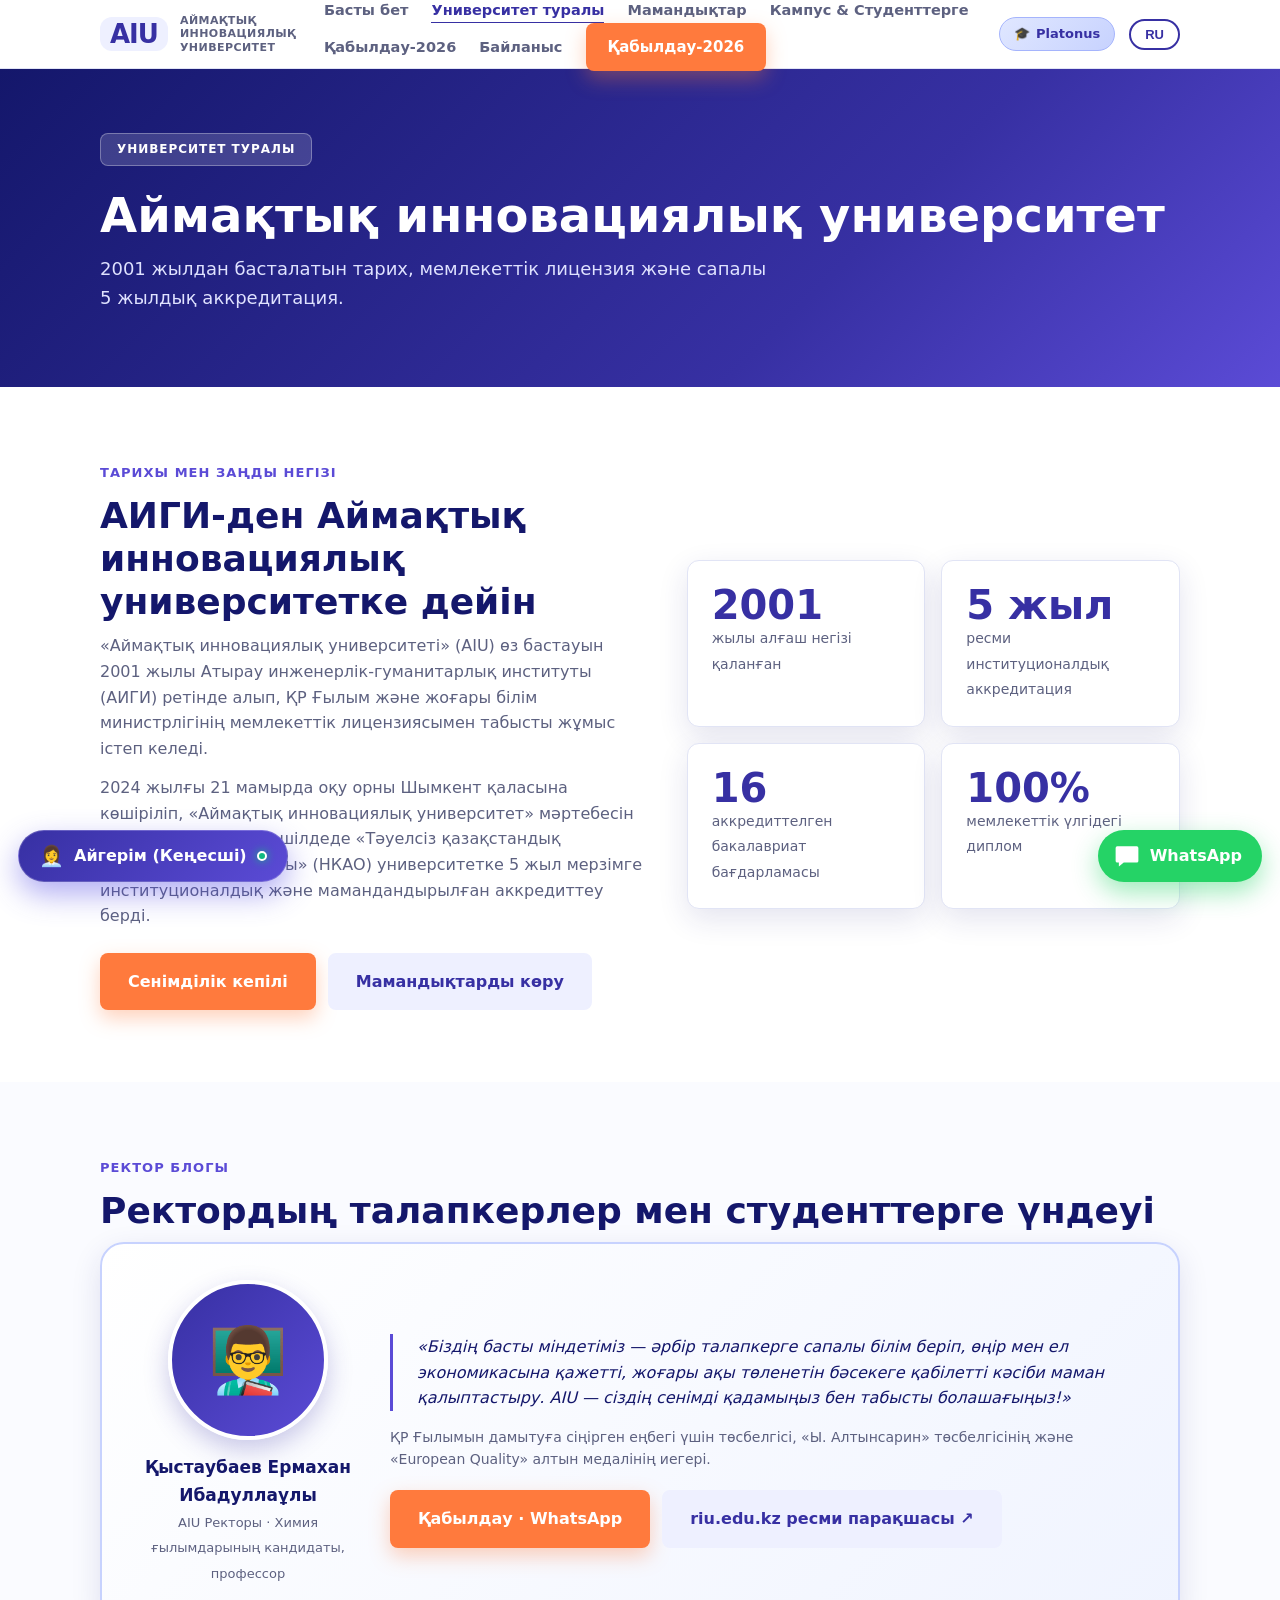
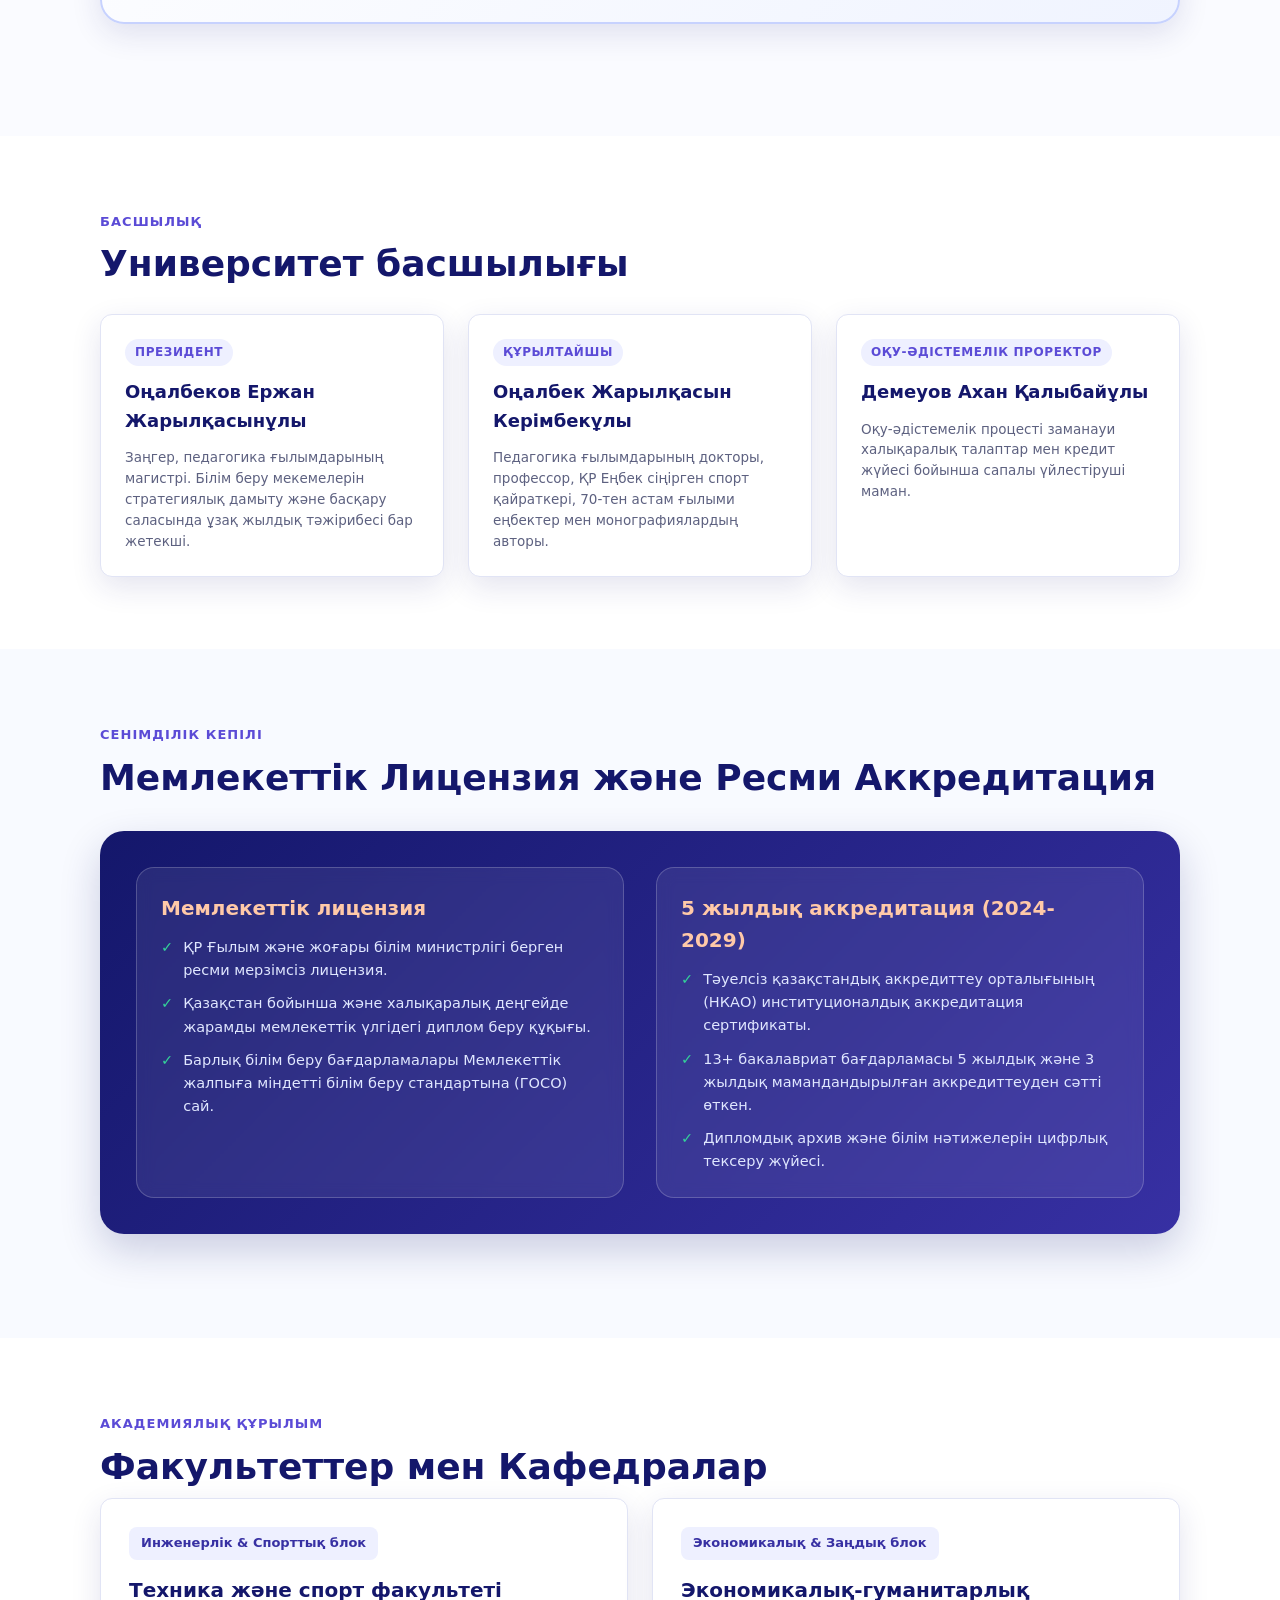
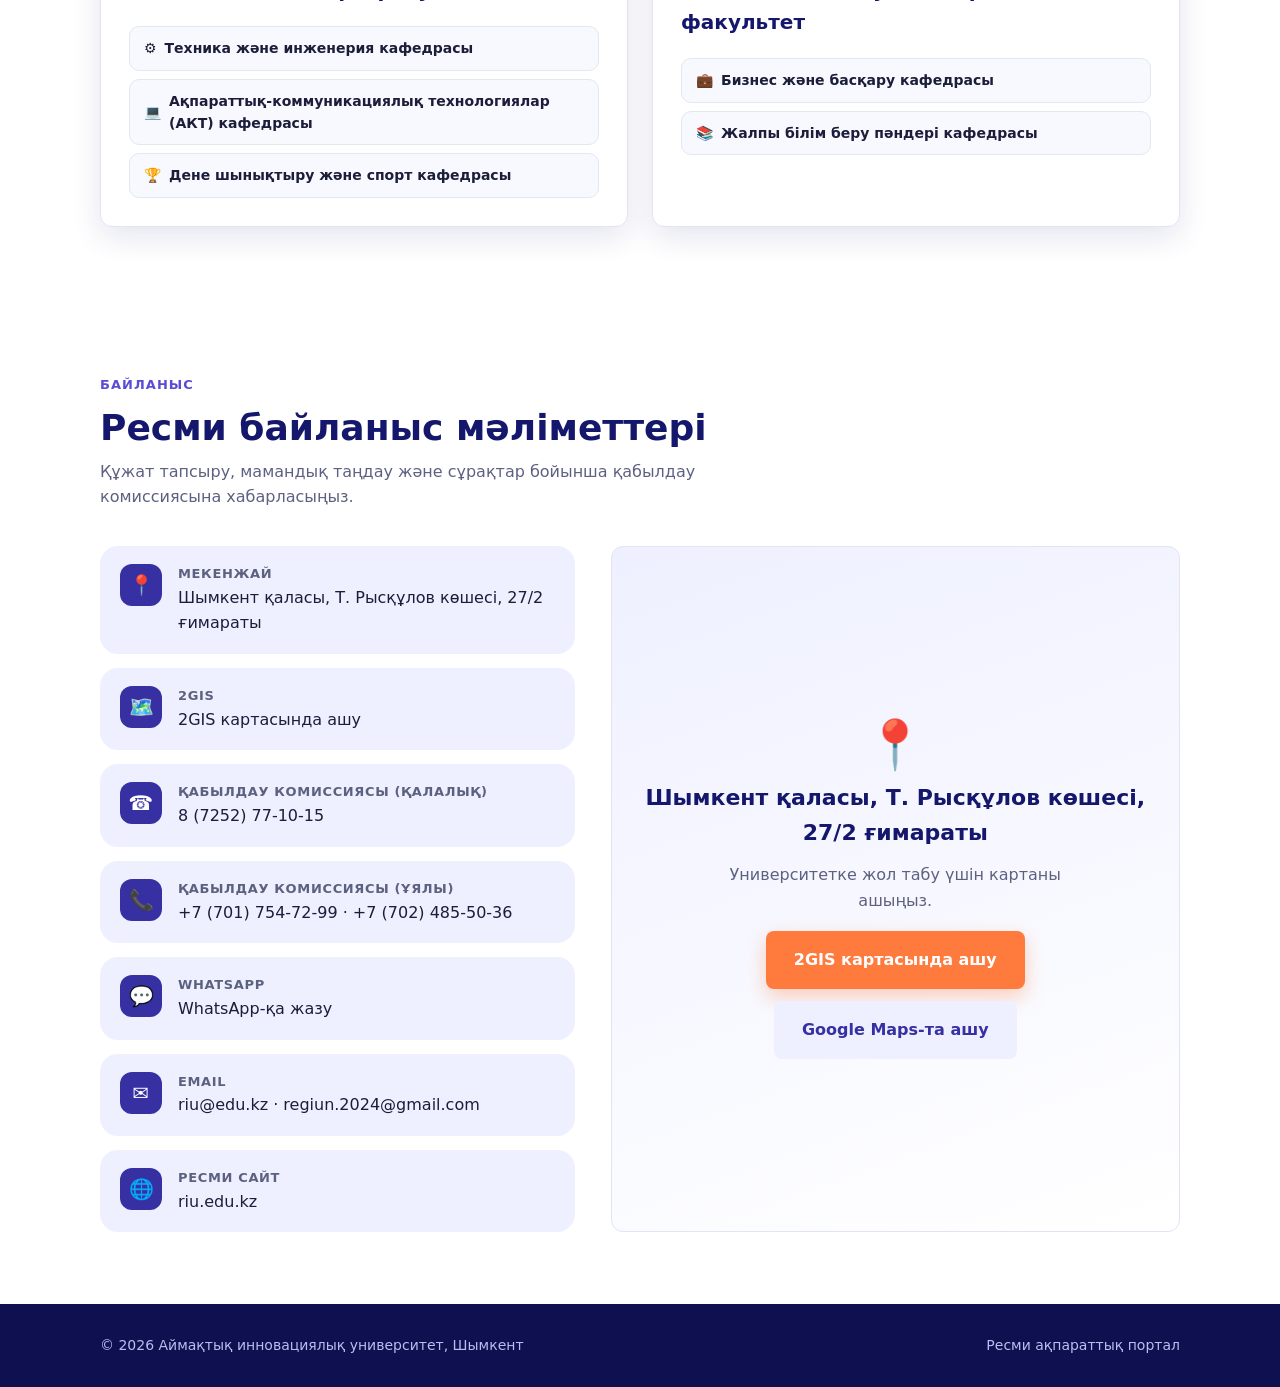
<file: about.html>
<!DOCTYPE html>
<html lang="kk">
<head>
<meta charset="utf-8">
<meta name="viewport" content="width=device-width, initial-scale=1">
<title>Университет туралы | AIU Шымкент</title>
<meta name="description" content="Аймақтық инновациялық университет тарихы, ректор үндеуі, басшылық құрам, мемлекеттік лицензия және 5 жылдық аккредитация.">
<meta name="theme-color" content="#14176b">
<meta property="og:type" content="website">
<meta property="og:title" content="Университет туралы | AIU Шымкент">
<meta property="og:description" content="AIU тарихы, ректор үндеуі, басшылық, лицензия және 5 жылдық аккредитация.">
<link rel="icon" type="image/png" sizes="32x32" href="https://static.tildacdn.pro/tild6264-6332-4030-a335-306335646232/__2024_2_1pdf_8.png">
<link rel="manifest" href="manifest.json">
<link rel="stylesheet" href="style.css">
<link rel="stylesheet" href="chatbot.css">
</head>
<body>

<header>
  <div class="wrap nav">
    <a href="index.html" class="brand">
      <span class="logo">AIU</span>
      <small data-i="brand"></small>
    </a>
    <div class="navr">
      <nav id="navMenu">
        <a href="index.html" data-i="navHome"></a>
        <a href="about.html" class="active" data-i="navAbout"></a>
        <a href="programs.html" data-i="nav2"></a>
        <a href="campus.html" data-i="navCampus"></a>
        <a href="admission.html" data-i="apply"></a>
        <a href="#contact" data-i="nav4"></a>
        <a class="btn primary" href="admission.html#apply-form" style="padding:10px 20px;font-size:15px;color:#fff" data-i="appTag"></a>
      </nav>
      <a class="portal-btn" href="http://platonus.riu.kz/" target="_blank" rel="noopener">🎓 <span data-i="portal"></span></a>
      <button class="lang" id="lang" aria-label="Тіл / Язык">RU</button>
      <button class="burger" id="burgerBtn" aria-label="Мәзір">☰</button>
    </div>
  </div>
</header>

<main>

<!-- Hero Section -->
<section class="page-hero">
  <div class="wrap">
    <span class="chip" data-i="aboutTag"></span>
    <h1 data-i="abHeroH"></h1>
    <p data-i="abHeroP"></p>
  </div>
</section>

<!-- Университет тарихы мен статусы -->
<section id="history" style="background:#fff">
  <div class="wrap about">
    <div>
      <span class="tag" data-i="abHistTag"></span>
      <h2 data-i="abHistH"></h2>
      <p data-i="abHistP1"></p>
      <p data-i="abHistP2"></p>
      <div style="margin-top:24px;display:flex;gap:12px;flex-wrap:wrap">
        <a class="btn primary" href="#license" data-i="licTag"></a>
        <a class="btn sec" href="programs.html" data-i="seeProg"></a>
      </div>
    </div>
    <div class="stats">
      <div class="stat"><b>2001</b><span>жылы алғаш негізі қаланған</span></div>
      <div class="stat"><b>5 жыл</b><span>ресми институционалдық аккредитация</span></div>
      <div class="stat"><b>16</b><span data-i="st1"></span></div>
      <div class="stat"><b>100%</b><span>мемлекеттік үлгідегі диплом</span></div>
    </div>
  </div>
</section>

<!-- Ректор блогы -->
<section id="rector" style="background:#fafbff">
  <div class="wrap">
    <span class="tag" data-i="rectorTag"></span>
    <h2 data-i="rectorH"></h2>
    
    <div class="rector-card">
      <div class="rector-avatar-box">
        <div class="rector-avatar">👨‍🏫</div>
        <b style="color:var(--navy);font-size:17px;display:block" data-i="rectorName"></b>
        <span style="font-size:13px;color:var(--muted)" data-i="rectorRole"></span>
      </div>
      <div>
        <p class="rector-quote" data-i="rectorQuote"></p>
        <p class="rector-meta" data-i="rectorBio"></p>
        <div style="margin-top:20px;display:flex;gap:12px;flex-wrap:wrap">
          <a class="btn primary wa-link" target="_blank" rel="noopener" data-i="applyWa"></a>
          <a class="btn sec" href="https://riu.edu.kz/greeting" target="_blank" rel="noopener">riu.edu.kz ресми парақшасы ↗</a>
        </div>
      </div>
    </div>
  </div>
</section>

<!-- Басшылық құрам -->
<section id="leadership" style="background:#fff">
  <div class="wrap">
    <span class="tag" data-i="leadTag"></span>
    <h2 data-i="leadH"></h2>
    
    <div class="leader-grid">
      <div class="leader-card">
        <span class="leader-role" data-i="lead1Role"></span>
        <h3 class="leader-name" data-i="lead1Name"></h3>
        <p class="leader-desc" data-i="lead1Desc"></p>
      </div>
      <div class="leader-card">
        <span class="leader-role" data-i="lead2Role"></span>
        <h3 class="leader-name" data-i="lead2Name"></h3>
        <p class="leader-desc" data-i="lead2Desc"></p>
      </div>
      <div class="leader-card">
        <span class="leader-role" data-i="lead3Role"></span>
        <h3 class="leader-name" data-i="lead3Name"></h3>
        <p class="leader-desc" data-i="lead3Desc"></p>
      </div>
    </div>
  </div>
</section>

<!-- Мемлекеттік Лицензия және Аккредитация -->
<section id="license" style="background:#f8faff">
  <div class="wrap">
    <span class="tag" data-i="licTag"></span>
    <h2 data-i="licH"></h2>
    
    <div class="accred-banner">
      <div class="accred-box">
        <h3 data-i="lic1H"></h3>
        <ul>
          <li data-i="lic1T1"></li>
          <li data-i="lic1T2"></li>
          <li data-i="lic1T3"></li>
        </ul>
      </div>
      <div class="accred-box">
        <h3 data-i="lic2H"></h3>
        <ul>
          <li data-i="lic2T1"></li>
          <li data-i="lic2T2"></li>
          <li data-i="lic2T3"></li>
        </ul>
      </div>
    </div>
  </div>
</section>

<!-- Академиялық құрылым: Факультеттер мен Кафедралар -->
<section id="faculties" style="background:#fff">
  <div class="wrap">
    <span class="tag" data-i="facTag"></span>
    <h2 data-i="facH"></h2>
    
    <div class="faculty-grid">
      <div class="faculty-card">
        <span class="faculty-badge">Инженерлік & Спорттық блок</span>
        <h3 class="faculty-title" data-i="fac1H"></h3>
        <ul class="dept-list">
          <li class="dept-item">⚙️ <span data-i="fac1D1"></span></li>
          <li class="dept-item">💻 <span data-i="fac1D2"></span></li>
          <li class="dept-item">🏆 <span data-i="fac1D3"></span></li>
        </ul>
      </div>
      
      <div class="faculty-card">
        <span class="faculty-badge">Экономикалық & Заңдық блок</span>
        <h3 class="faculty-title" data-i="fac2H"></h3>
        <ul class="dept-list">
          <li class="dept-item">💼 <span data-i="fac2D1"></span></li>
          <li class="dept-item">📚 <span data-i="fac2D2"></span></li>
        </ul>
      </div>
    </div>
  </div>
</section>

<!-- Байланыс -->
<section id="contact" class="contact">
  <div class="wrap">
    <span class="tag" data-i="cTag"></span>
    <h2 data-i="cH"></h2>
    <p class="lead" data-i="cLead"></p>
    <div class="cwrap">
      <div class="clist">
        <div class="crow"><div class="ico">📍</div><div><b data-i="cAddr"></b><span data-i="cAddrV"></span></div></div>
        <div class="crow"><div class="ico">🗺️</div><div><b>2GIS</b><a href="https://2gis.kz/shymkent/search/%D0%90%D0%B9%D0%BC%D0%B0%D2%9B%D1%82%D1%8B%D2%9B%20%D0%B8%D0%BD%D0%BD%D0%BE%D0%B2%D0%B0%D1%86%D0%B8%D1%8F%D0%BB%D1%8B%D2%9B%20%D1%83%D0%BD%D0%B8%D0%B2%D0%B5%D1%80%D1%81%D0%B8%D1%82%D0%B5%D1%82" target="_blank" rel="noopener" data-i="c2gis"></a></div></div>
        <div class="crow"><div class="ico">☎️</div><div><b data-i="cPhone"></b><a href="tel:87252771015">8 (7252) 77-10-15</a></div></div>
        <div class="crow"><div class="ico">📞</div><div><b data-i="cPhoneMob"></b><a href="tel:+77017547299">+7 (701) 754-72-99</a> · <a href="tel:+77024855036">+7 (702) 485-50-36</a></div></div>
        <div class="crow"><div class="ico">💬</div><div><b>WhatsApp</b><a class="wa-link" target="_blank" rel="noopener" data-i="cWa"></a></div></div>
        <div class="crow"><div class="ico">✉️</div><div><b>Email</b><a href="mailto:riu@edu.kz">riu@edu.kz</a> · <a href="mailto:regiun.2024@gmail.com">regiun.2024@gmail.com</a></div></div>
        <div class="crow"><div class="ico">🌐</div><div><b data-i="cSite"></b><a href="https://riu.edu.kz" target="_blank" rel="noopener">riu.edu.kz</a></div></div>
      </div>
      <div class="map mapcard">
        <div class="pin">📍</div>
        <h3 data-i="cAddrV"></h3>
        <p data-i="mapHint"></p>
        <div class="mrow">
          <a class="btn primary" href="https://2gis.kz/shymkent/search/%D0%90%D0%B9%D0%BC%D0%B0%D2%9B%D1%82%D1%8B%D2%9B%20%D0%B8%D0%BD%D0%BD%D0%BE%D0%B2%D0%B0%D1%86%D0%B8%D1%8F%D0%BB%D1%8B%D2%9B%20%D1%83%D0%BD%D0%B8%D0%B2%D0%B5%D1%80%D1%81%D0%B8%D1%82%D0%B5%D1%82" target="_blank" rel="noopener" data-i="c2gis"></a>
          <a class="btn sec" href="https://www.google.com/maps/search/?api=1&query=%D0%90%D0%B9%D0%BC%D0%B0%D2%9B%D1%82%D1%8B%D2%9B%20%D0%B8%D0%BD%D0%BD%D0%BE%D0%B2%D0%B0%D1%86%D0%B8%D1%8F%D0%BB%D1%8B%D2%9B%20%D1%83%D0%BD%D0%B8%D0%B2%D0%B5%D1%80%D1%81%D0%B8%D1%82%D0%B5%D1%82%2C%20%D0%A2.%D0%A0%D1%8B%D1%81%D2%9B%D2%B1%D0%BB%D0%BE%D0%B2%2027/2%2C%20%D0%A8%D1%8B%D0%BC%D0%BA%D0%B5%D0%BD%D1%82" target="_blank" rel="noopener" data-i="cGmaps"></a>
        </div>
      </div>
    </div>
  </div>
</section>

</main>

<footer>
  <div class="wrap">
    <span data-i="foot1"></span>
    <span data-i="foot2"></span>
  </div>
</footer>

<a class="wa wa-link" target="_blank" rel="noopener" aria-label="WhatsApp">
  <svg viewBox="0 0 32 32"><path d="M4 4h24a2 2 0 0 1 2 2v16a2 2 0 0 1-2 2H12l-6 5v-5H4a2 2 0 0 1-2-2V6a2 2 0 0 1 2-2z"/></svg>
  <span data-i="waFloat"></span>
</a>

<script src="script.js"></script>
<script src="chatbot.js"></script>
</body>
</html>
</file>
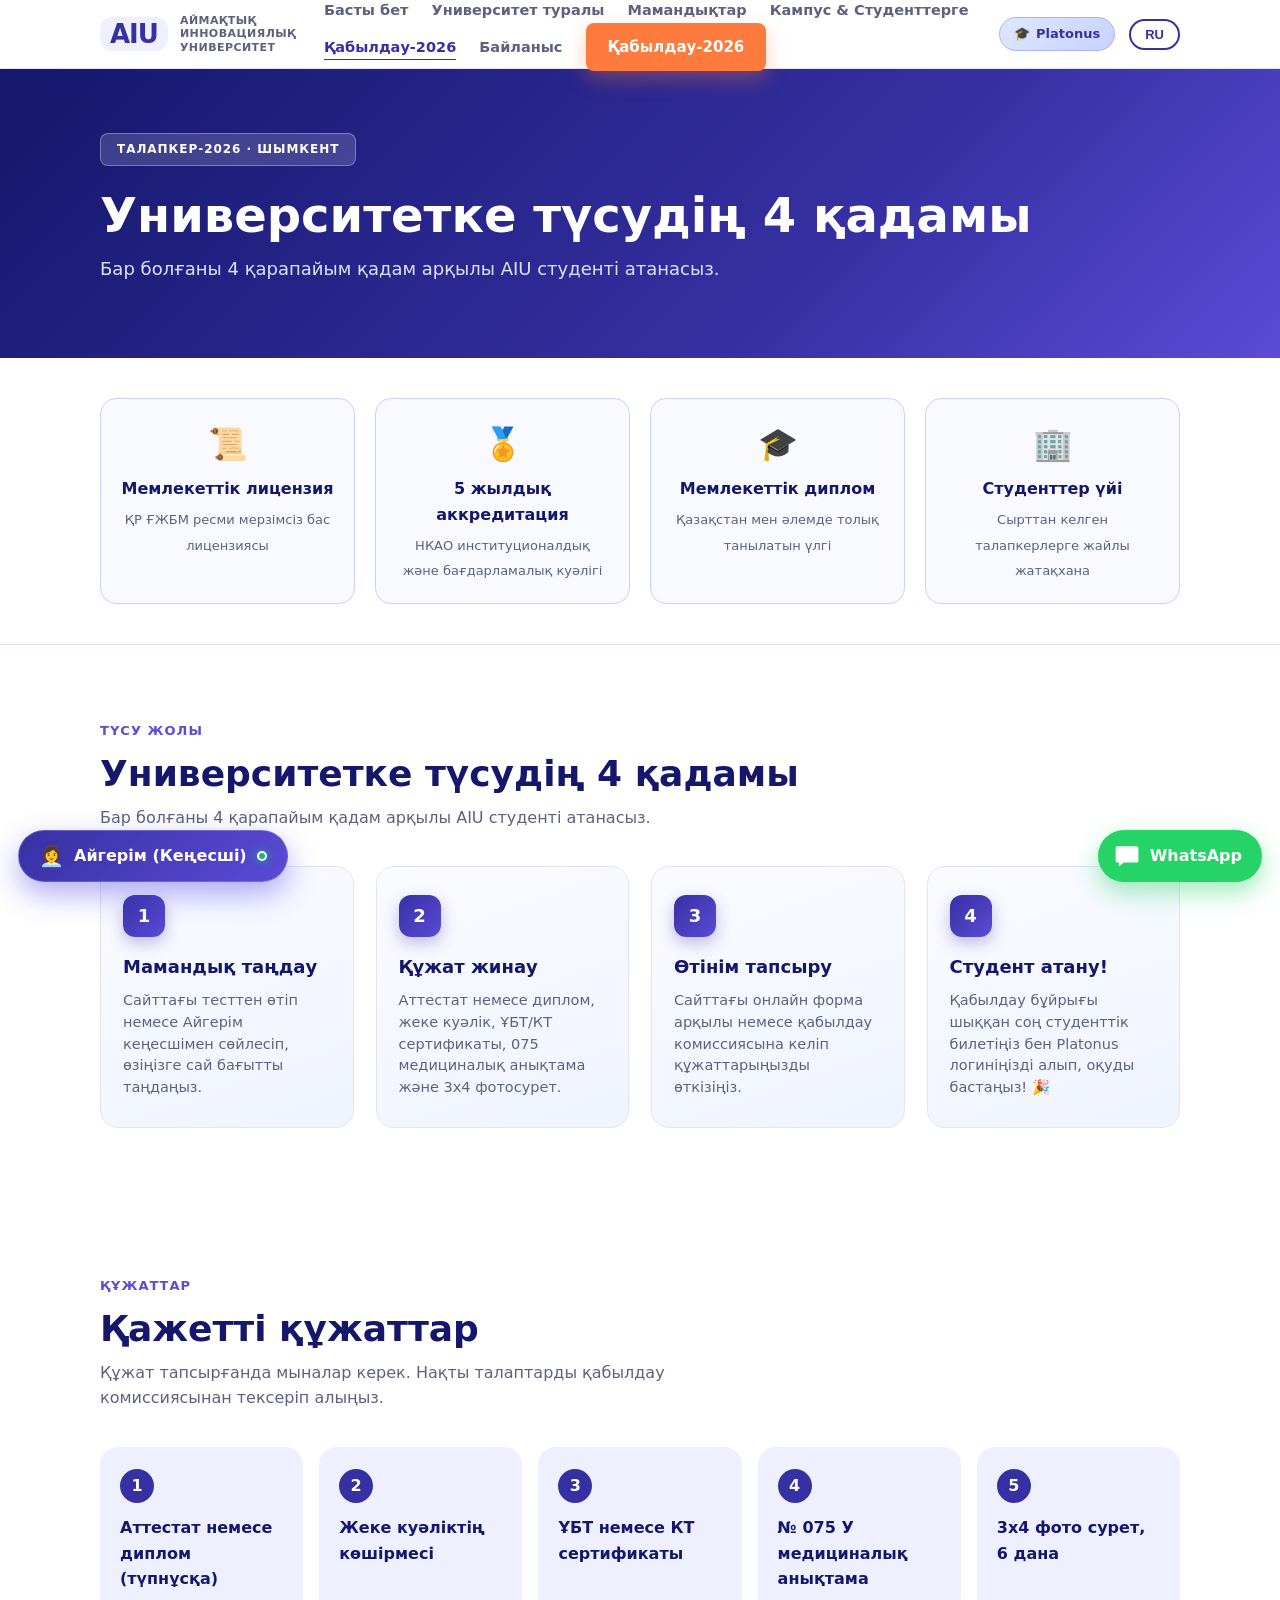
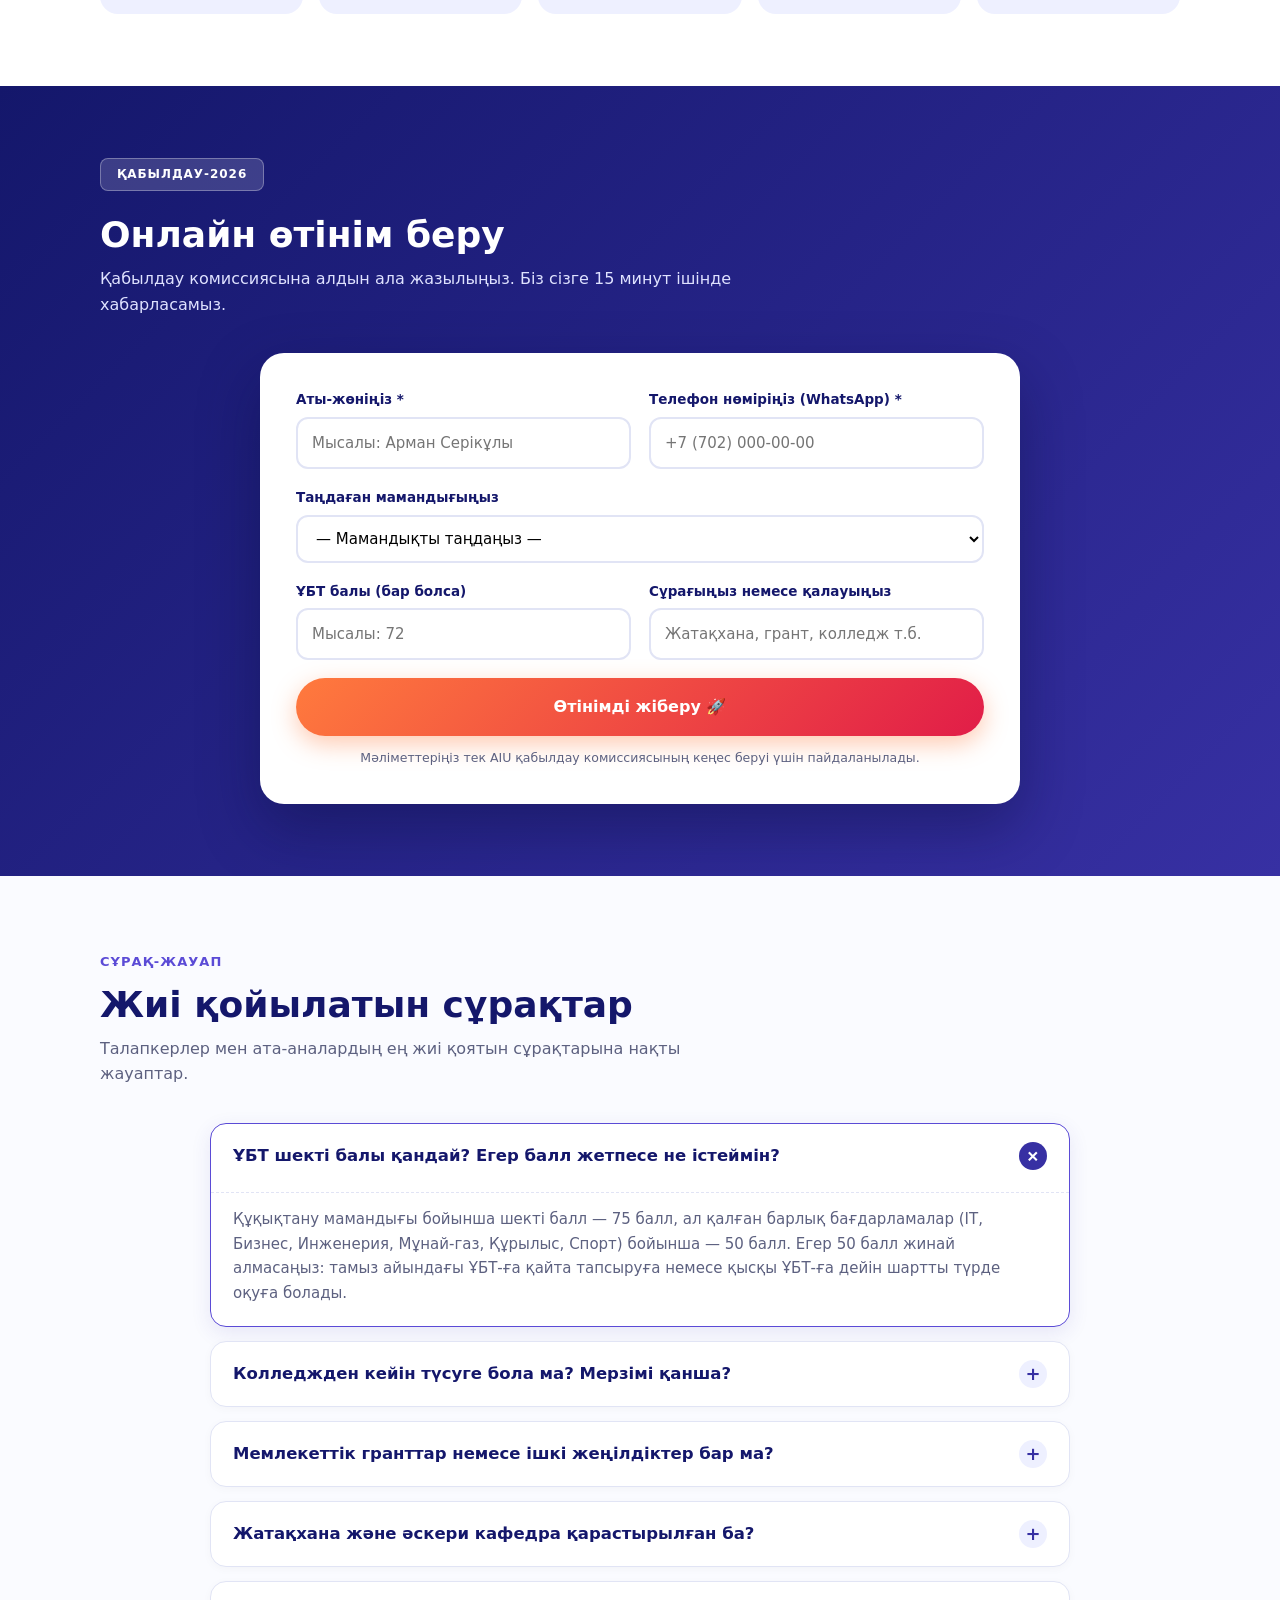
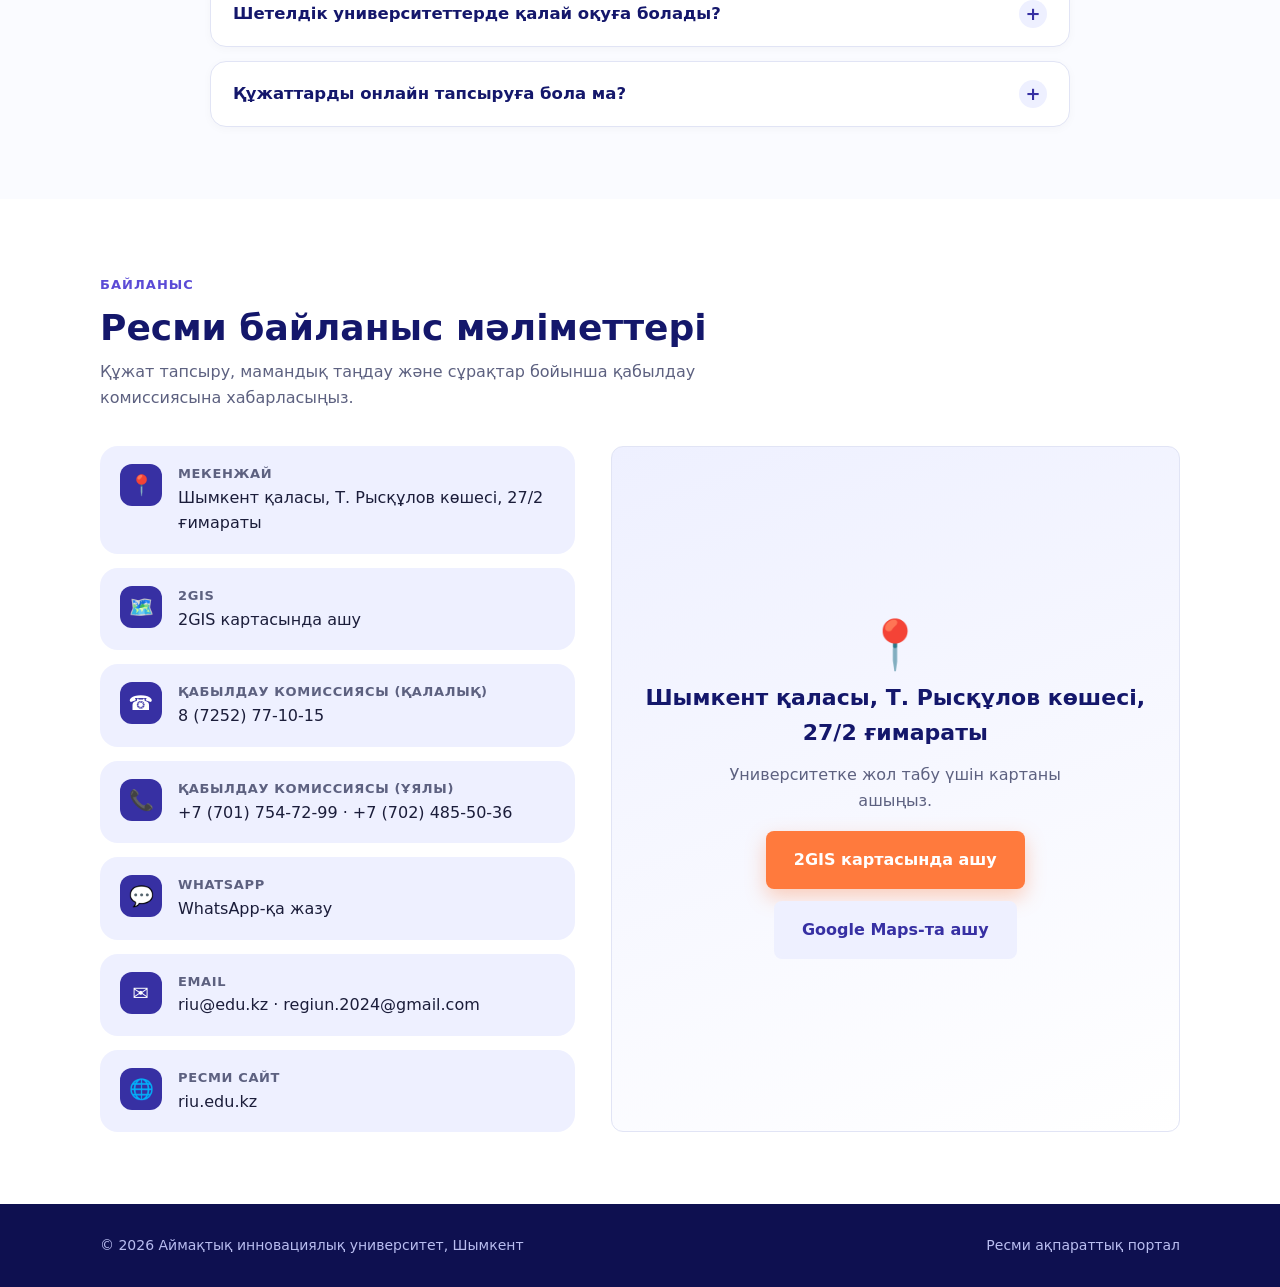
<file: admission.html>
<!DOCTYPE html>
<html lang="kk">
<head>
<meta charset="utf-8">
<meta name="viewport" content="width=device-width, initial-scale=1">
<title>Қабылдау комиссиясы 2026 | AIU Шымкент</title>
<meta name="description" content="Аймақтық инновациялық университетке оқуға түсу. Түсу қадамдары, құжаттар, жеңілдіктер, онлайн өтінім беру.">
<meta name="theme-color" content="#14176b">
<meta property="og:type" content="website">
<meta property="og:title" content="Қабылдау комиссиясы 2026 | AIU Шымкент">
<meta property="og:description" content="AIU түсу қадамдары, қажетті құжаттар, жеңілдіктер, онлайн өтінім беру.">
<link rel="icon" type="image/png" sizes="32x32" href="https://static.tildacdn.pro/tild6264-6332-4030-a335-306335646232/__2024_2_1pdf_8.png">
<link rel="manifest" href="manifest.json">
<link rel="stylesheet" href="style.css">
<link rel="stylesheet" href="chatbot.css">
</head>
<body>

<header>
  <div class="wrap nav">
    <a href="index.html" class="brand">
      <span class="logo">AIU</span>
      <small data-i="brand"></small>
    </a>
    <div class="navr">
      <nav id="navMenu">
        <a href="index.html" data-i="navHome"></a>
        <a href="about.html" data-i="navAbout"></a>
        <a href="programs.html" data-i="nav2"></a>
        <a href="campus.html" data-i="navCampus"></a>
        <a href="admission.html" class="active" data-i="apply"></a>
        <a href="#contact" data-i="nav4"></a>
        <a class="btn primary" href="#apply-form" style="padding:10px 20px;font-size:15px;color:#fff" data-i="appTag"></a>
      </nav>
      <a class="portal-btn" href="http://platonus.riu.kz/" target="_blank" rel="noopener">🎓 <span data-i="portal"></span></a>
      <button class="lang" id="lang" aria-label="Тіл / Язык">RU</button>
      <button class="burger" id="burgerBtn" aria-label="Мәзір">☰</button>
    </div>
  </div>
</header>

<main>

<section class="page-hero">
  <div class="wrap">
    <span class="chip" data-i="chip"></span>
    <h1 data-i="stepsH"></h1>
    <p data-i="stepsLead"></p>
  </div>
</section>

<!-- Сенімділік кепілі & Аккредитация ақпараты -->
<section style="background:#fff;padding:40px 0;border-bottom:1px solid var(--line)">
  <div class="wrap">
    <div style="display:grid;grid-template-columns:repeat(auto-fit,minmax(240px,1fr));gap:20px">
      <div style="background:#f8faff;border:1px solid #c7d2fe;border-radius:16px;padding:20px;text-align:center">
        <div style="font-size:32px;margin-bottom:6px">📜</div>
        <b style="color:var(--navy);display:block;margin-bottom:4px">Мемлекеттік лицензия</b>
        <span style="font-size:13px;color:var(--muted)">ҚР ҒЖБМ ресми мерзімсіз бас лицензиясы</span>
      </div>
      <div style="background:#f8faff;border:1px solid #c7d2fe;border-radius:16px;padding:20px;text-align:center">
        <div style="font-size:32px;margin-bottom:6px">🏅</div>
        <b style="color:var(--navy);display:block;margin-bottom:4px">5 жылдық аккредитация</b>
        <span style="font-size:13px;color:var(--muted)">НКАО институционалдық және бағдарламалық куәлігі</span>
      </div>
      <div style="background:#f8faff;border:1px solid #c7d2fe;border-radius:16px;padding:20px;text-align:center">
        <div style="font-size:32px;margin-bottom:6px">🎓</div>
        <b style="color:var(--navy);display:block;margin-bottom:4px">Мемлекеттік диплом</b>
        <span style="font-size:13px;color:var(--muted)">Қазақстан мен әлемде толық танылатын үлгі</span>
      </div>
      <div style="background:#f8faff;border:1px solid #c7d2fe;border-radius:16px;padding:20px;text-align:center">
        <div style="font-size:32px;margin-bottom:6px">🏢</div>
        <b style="color:var(--navy);display:block;margin-bottom:4px">Студенттер үйі</b>
        <span style="font-size:13px;color:var(--muted)">Сырттан келген талапкерлерге жайлы жатақхана</span>
      </div>
    </div>
  </div>
</section>

<!-- Қалай түсуге болады? (4 қадам) -->
<section id="steps" class="steps-sec">
  <div class="wrap">
    <span class="tag" data-i="stepsTag"></span>
    <h2 data-i="stepsH"></h2>
    <p class="lead" data-i="stepsLead"></p>
    <div class="steps-grid">
      <div class="step-card">
        <span class="step-num">1</span>
        <h3 data-i="step1H"></h3>
        <p data-i="step1P"></p>
      </div>
      <div class="step-card">
        <span class="step-num">2</span>
        <h3 data-i="step2H"></h3>
        <p data-i="step2P"></p>
      </div>
      <div class="step-card">
        <span class="step-num">3</span>
        <h3 data-i="step3H"></h3>
        <p data-i="step3P"></p>
      </div>
      <div class="step-card">
        <span class="step-num">4</span>
        <h3 data-i="step4H"></h3>
        <p data-i="step4P"></p>
      </div>
    </div>
  </div>
</section>

<!-- Қажетті құжаттар -->
<section id="docs" class="docs">
  <div class="wrap">
    <span class="tag" data-i="docsTag"></span>
    <h2 data-i="docsH"></h2>
    <p class="lead" data-i="docsLead"></p>
    <div class="dlist">
      <div class="dit" data-i="d1"></div>
      <div class="dit" data-i="d2"></div>
      <div class="dit" data-i="d3"></div>
      <div class="dit" data-i="d4"></div>
      <div class="dit" data-i="d5"></div>
    </div>
  </div>
</section>

<!-- Онлайн өтінім беру формасы -->
<section id="apply-form" class="apply-sec">
  <div class="wrap">
    <span class="chip" data-i="appTag"></span>
    <h2 data-i="appH"></h2>
    <p class="lead" data-i="appLead"></p>
    <div class="apply-box">
      <form class="app-form" id="appForm">
        <div class="app-field">
          <label for="appName" data-i="lblName"></label>
          <input type="text" id="appName" placeholder="Мысалы: Арман Серікұлы" required>
        </div>
        <div class="app-field">
          <label for="appPhone" data-i="lblPhone"></label>
          <input type="tel" id="appPhone" placeholder="+7 (702) 000-00-00" required>
        </div>
        <div class="app-field full">
          <label for="appProg" data-i="lblProg"></label>
          <select id="appProg"></select>
        </div>
        <div class="app-field">
          <label for="appScore" data-i="lblScore"></label>
          <input type="number" id="appScore" min="0" max="140" placeholder="Мысалы: 72">
        </div>
        <div class="app-field">
          <label for="appComment" data-i="lblComment"></label>
          <input type="text" id="appComment" placeholder="Жатақхана, грант, колледж т.б.">
        </div>
        <div class="full">
          <button type="submit" class="app-submit-btn" style="width:100%" data-i="btnSubmit"></button>
          <p class="app-notice" data-i="appNotice"></p>
          <div id="appToast" class="app-toast"></div>
        </div>
      </form>
    </div>
  </div>
</section>

<!-- Жиі қойылатын сұрақтар (FAQ) -->
<section id="faq" class="faq-sec">
  <div class="wrap">
    <span class="tag" data-i="faqTag"></span>
    <h2 data-i="faqH"></h2>
    <p class="lead" data-i="faqLead"></p>
    <div class="faq-list">
      <div class="faq-item open">
        <div class="faq-q">
          <span data-i="faq1Q"></span>
          <span class="faq-ico">+</span>
        </div>
        <div class="faq-a" data-i="faq1A"></div>
      </div>
      <div class="faq-item">
        <div class="faq-q">
          <span data-i="faq2Q"></span>
          <span class="faq-ico">+</span>
        </div>
        <div class="faq-a" data-i="faq2A"></div>
      </div>
      <div class="faq-item">
        <div class="faq-q">
          <span data-i="faq3Q"></span>
          <span class="faq-ico">+</span>
        </div>
        <div class="faq-a" data-i="faq3A"></div>
      </div>
      <div class="faq-item">
        <div class="faq-q">
          <span data-i="faq4Q"></span>
          <span class="faq-ico">+</span>
        </div>
        <div class="faq-a" data-i="faq4A"></div>
      </div>
      <div class="faq-item">
        <div class="faq-q">
          <span data-i="faq5Q"></span>
          <span class="faq-ico">+</span>
        </div>
        <div class="faq-a" data-i="faq5A"></div>
      </div>
      <div class="faq-item">
        <div class="faq-q">
          <span data-i="faq6Q"></span>
          <span class="faq-ico">+</span>
        </div>
        <div class="faq-a" data-i="faq6A"></div>
      </div>
    </div>
  </div>
</section>

<!-- Байланыс -->
<section id="contact" class="contact">
  <div class="wrap">
    <span class="tag" data-i="cTag"></span>
    <h2 data-i="cH"></h2>
    <p class="lead" data-i="cLead"></p>
    <div class="cwrap">
      <div class="clist">
        <div class="crow"><div class="ico">📍</div><div><b data-i="cAddr"></b><span data-i="cAddrV"></span></div></div>
        <div class="crow"><div class="ico">🗺️</div><div><b>2GIS</b><a href="https://2gis.kz/shymkent/search/%D0%90%D0%B9%D0%BC%D0%B0%D2%9B%D1%82%D1%8B%D2%9B%20%D0%B8%D0%BD%D0%BD%D0%BE%D0%B2%D0%B0%D1%86%D0%B8%D1%8F%D0%BB%D1%8B%D2%9B%20%D1%83%D0%BD%D0%B8%D0%B2%D0%B5%D1%80%D1%81%D0%B8%D1%82%D0%B5%D1%82" target="_blank" rel="noopener" data-i="c2gis"></a></div></div>
        <div class="crow"><div class="ico">☎️</div><div><b data-i="cPhone"></b><a href="tel:87252771015">8 (7252) 77-10-15</a></div></div>
        <div class="crow"><div class="ico">📞</div><div><b data-i="cPhoneMob"></b><a href="tel:+77017547299">+7 (701) 754-72-99</a> · <a href="tel:+77024855036">+7 (702) 485-50-36</a></div></div>
        <div class="crow"><div class="ico">💬</div><div><b>WhatsApp</b><a class="wa-link" target="_blank" rel="noopener" data-i="cWa"></a></div></div>
        <div class="crow"><div class="ico">✉️</div><div><b>Email</b><a href="mailto:riu@edu.kz">riu@edu.kz</a> · <a href="mailto:regiun.2024@gmail.com">regiun.2024@gmail.com</a></div></div>
        <div class="crow"><div class="ico">🌐</div><div><b data-i="cSite"></b><a href="https://riu.edu.kz" target="_blank" rel="noopener">riu.edu.kz</a></div></div>
      </div>
      <div class="map mapcard">
        <div class="pin">📍</div>
        <h3 data-i="cAddrV"></h3>
        <p data-i="mapHint"></p>
        <div class="mrow">
          <a class="btn primary" href="https://2gis.kz/shymkent/search/%D0%90%D0%B9%D0%BC%D0%B0%D2%9B%D1%82%D1%8B%D2%9B%20%D0%B8%D0%BD%D0%BD%D0%BE%D0%B2%D0%B0%D1%86%D0%B8%D1%8F%D0%BB%D1%8B%D2%9B%20%D1%83%D0%BD%D0%B8%D0%B2%D0%B5%D1%80%D1%81%D0%B8%D1%82%D0%B5%D1%82" target="_blank" rel="noopener" data-i="c2gis"></a>
          <a class="btn sec" href="https://www.google.com/maps/search/?api=1&query=%D0%90%D0%B9%D0%BC%D0%B0%D2%9B%D1%82%D1%8B%D2%9B%20%D0%B8%D0%BD%D0%BD%D0%BE%D0%B2%D0%B0%D1%86%D0%B8%D1%8F%D0%BB%D1%8B%D2%9B%20%D1%83%D0%BD%D0%B8%D0%B2%D0%B5%D1%80%D1%81%D0%B8%D1%82%D0%B5%D1%82%2C%20%D0%A2.%D0%A0%D1%8B%D1%81%D2%9B%D2%B1%D0%BB%D0%BE%D0%B2%2027/2%2C%20%D0%A8%D1%8B%D0%BC%D0%BA%D0%B5%D0%BD%D1%82" target="_blank" rel="noopener" data-i="cGmaps"></a>
        </div>
      </div>
    </div>
  </div>
</section>

</main>

<footer>
  <div class="wrap">
    <span data-i="foot1"></span>
    <span data-i="foot2"></span>
  </div>
</footer>

<a class="wa wa-link" target="_blank" rel="noopener" aria-label="WhatsApp">
  <svg viewBox="0 0 32 32"><path d="M4 4h24a2 2 0 0 1 2 2v16a2 2 0 0 1-2 2H12l-6 5v-5H4a2 2 0 0 1-2-2V6a2 2 0 0 1 2-2z"/></svg>
  <span data-i="waFloat"></span>
</a>

<script src="script.js"></script>
<script src="chatbot.js"></script>
</body>
</html>
</file>
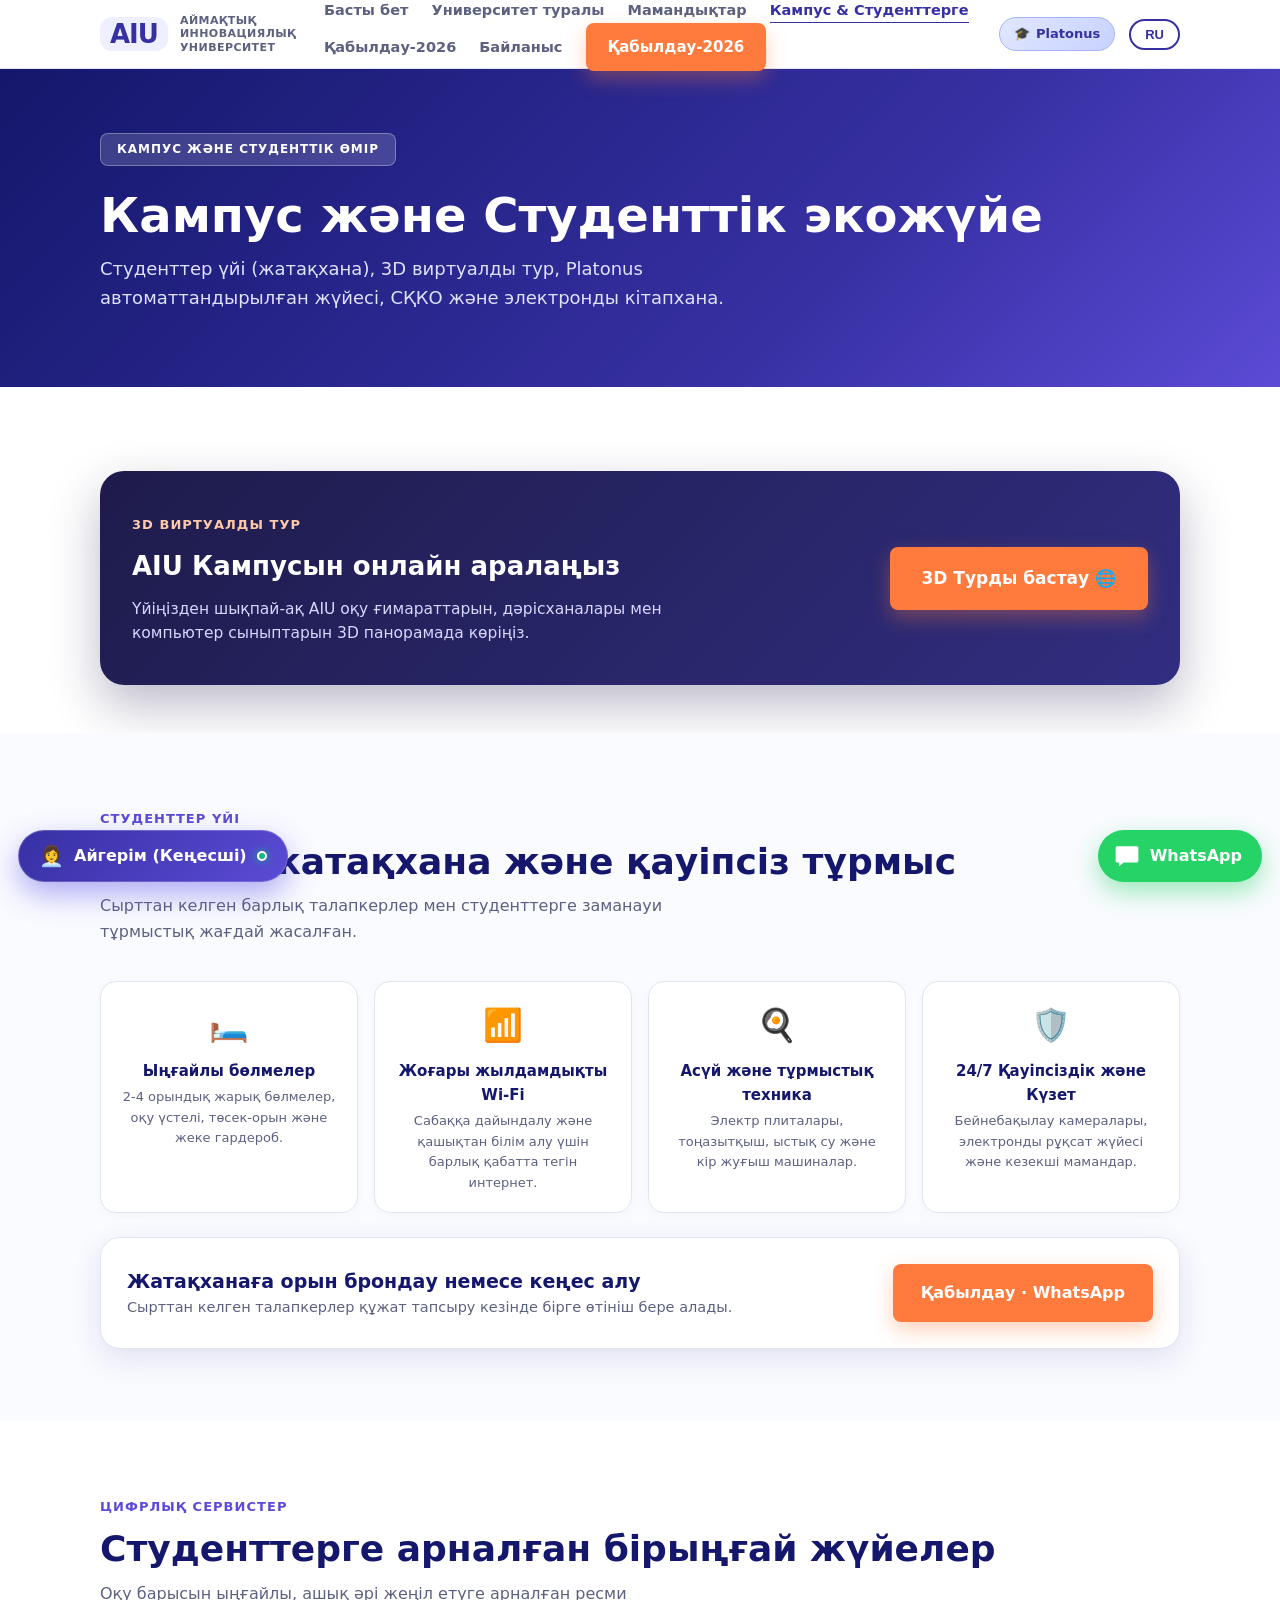
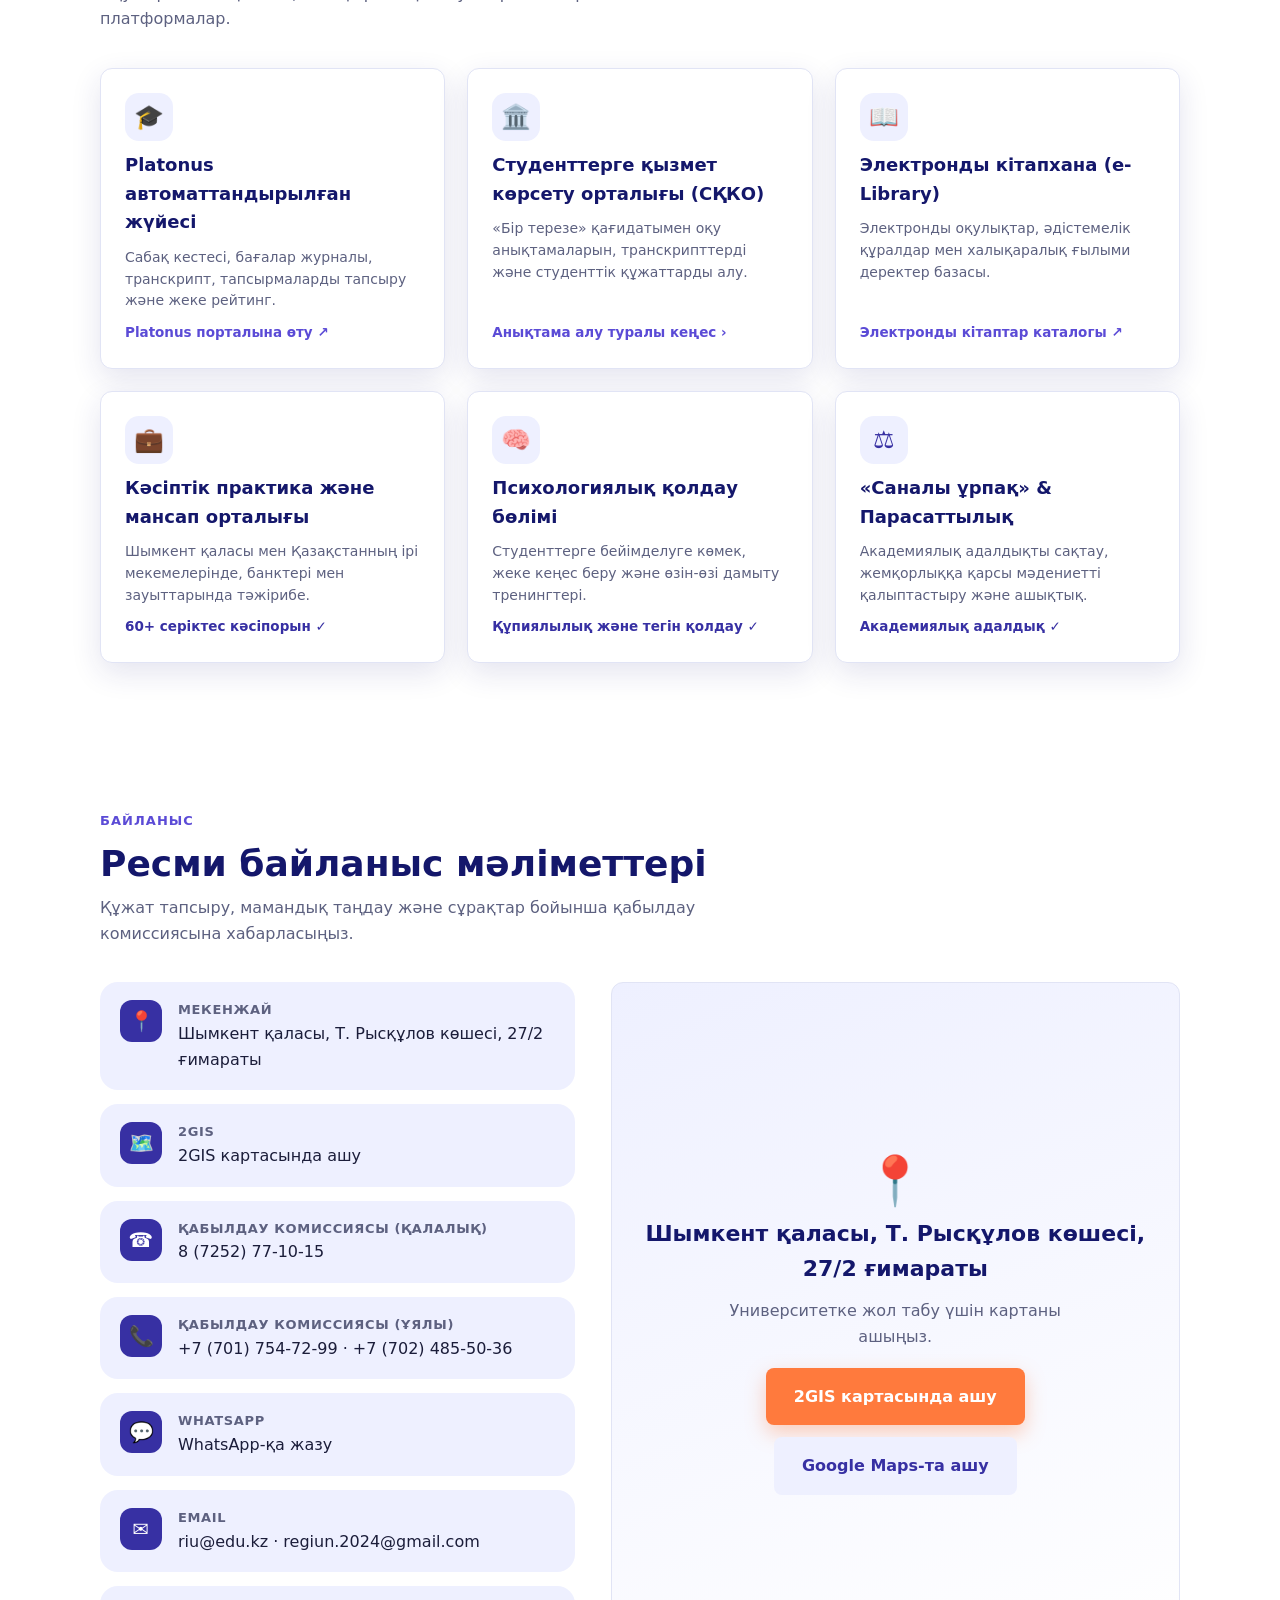
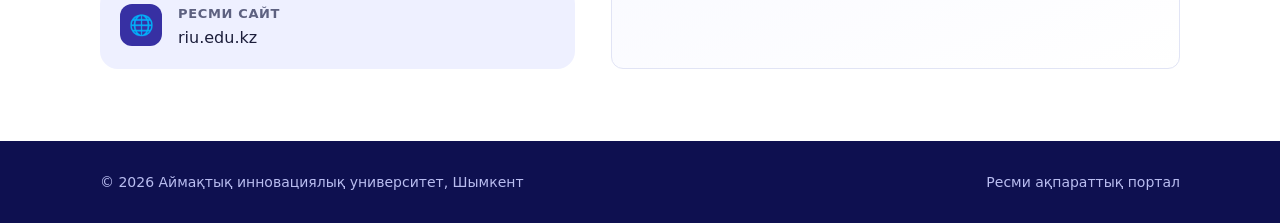
<file: campus.html>
<!DOCTYPE html>
<html lang="kk">
<head>
<meta charset="utf-8">
<meta name="viewport" content="width=device-width, initial-scale=1">
<title>Кампус және Студенттерге | AIU Шымкент</title>
<meta name="description" content="AIU Студенттер үйі (жатақхана), 3D виртуалды кампус тур, Platonus автоматтандырылған жүйесі, СҚКО және электронды кітапхана.">
<meta name="theme-color" content="#14176b">
<meta property="og:type" content="website">
<meta property="og:title" content="Кампус және Студенттерге | AIU Шымкент">
<meta property="og:description" content="Студенттер үйі (жатақхана), 3D кампус тур, Platonus, электронды кітапхана және ЦОС.">
<link rel="icon" type="image/png" sizes="32x32" href="https://static.tildacdn.pro/tild6264-6332-4030-a335-306335646232/__2024_2_1pdf_8.png">
<link rel="manifest" href="manifest.json">
<link rel="stylesheet" href="style.css">
<link rel="stylesheet" href="chatbot.css">
</head>
<body>

<header>
  <div class="wrap nav">
    <a href="index.html" class="brand">
      <span class="logo">AIU</span>
      <small data-i="brand"></small>
    </a>
    <div class="navr">
      <nav id="navMenu">
        <a href="index.html" data-i="navHome"></a>
        <a href="about.html" data-i="navAbout"></a>
        <a href="programs.html" data-i="nav2"></a>
        <a href="campus.html" class="active" data-i="navCampus"></a>
        <a href="admission.html" data-i="apply"></a>
        <a href="#contact" data-i="nav4"></a>
        <a class="btn primary" href="admission.html#apply-form" style="padding:10px 20px;font-size:15px;color:#fff" data-i="appTag"></a>
      </nav>
      <a class="portal-btn" href="http://platonus.riu.kz/" target="_blank" rel="noopener">🎓 <span data-i="portal"></span></a>
      <button class="lang" id="lang" aria-label="Тіл / Язык">RU</button>
      <button class="burger" id="burgerBtn" aria-label="Мәзір">☰</button>
    </div>
  </div>
</header>

<main>

<!-- Hero Section -->
<section class="page-hero">
  <div class="wrap">
    <span class="chip" data-i="campusTag"></span>
    <h1 data-i="camHeroH"></h1>
    <p data-i="camHeroP"></p>
  </div>
</section>

<!-- 3D Виртуалды Кампус Тур баннері -->
<section id="tour" style="background:#fff;padding:48px 0">
  <div class="wrap">
    <div class="tour-banner">
      <div class="tour-info">
        <span class="tag" style="color:#ffc9a8" data-i="camTourTag"></span>
        <h3 data-i="camTourH"></h3>
        <p data-i="camTourP"></p>
      </div>
      <div>
        <a class="btn primary" href="https://riu.edu.kz/campus-kz" target="_blank" rel="noopener" style="font-size:17px;padding:16px 30px" data-i="camTourBtn"></a>
      </div>
    </div>
  </div>
</section>

<!-- Студенттер үйі (Жатақхана) -->
<section id="dormitory" style="background:#fafbff">
  <div class="wrap">
    <span class="tag" data-i="dormTag"></span>
    <h2 data-i="dormH"></h2>
    <p class="lead" data-i="dormLead"></p>
    
    <div class="dorm-features">
      <div class="dorm-feat">
        <div class="dorm-feat-ico">🛏️</div>
        <h4 data-i="dormF1H"></h4>
        <p data-i="dormF1P"></p>
      </div>
      <div class="dorm-feat">
        <div class="dorm-feat-ico">📶</div>
        <h4 data-i="dormF2H"></h4>
        <p data-i="dormF2P"></p>
      </div>
      <div class="dorm-feat">
        <div class="dorm-feat-ico">🍳</div>
        <h4 data-i="dormF3H"></h4>
        <p data-i="dormF3P"></p>
      </div>
      <div class="dorm-feat">
        <div class="dorm-feat-ico">🛡️</div>
        <h4 data-i="dormF4H"></h4>
        <p data-i="dormF4P"></p>
      </div>
    </div>

    <div style="background:#fff;border:1px solid var(--line);border-radius:20px;padding:26px;display:flex;align-items:center;justify-content:space-between;flex-wrap:wrap;gap:16px;box-shadow:var(--shadow)">
      <div>
        <h3 style="color:var(--navy);font-size:19px">Жатақханаға орын брондау немесе кеңес алу</h3>
        <p style="color:var(--muted);font-size:14.5px">Сырттан келген талапкерлер құжат тапсыру кезінде бірге өтініш бере алады.</p>
      </div>
      <a class="btn primary wa-link" target="_blank" rel="noopener" data-i="applyWa"></a>
    </div>
  </div>
</section>

<!-- Цифрлық сервистер мен студенттік қолдау -->
<section id="services" style="background:#fff">
  <div class="wrap">
    <span class="tag" data-i="ecoTag"></span>
    <h2 data-i="ecoH"></h2>
    <p class="lead" data-i="ecoLead"></p>
    
    <div class="service-grid">
      <!-- 1. Platonus -->
      <div class="service-card">
        <div class="service-icon">🎓</div>
        <h3 data-i="serv1H"></h3>
        <p data-i="serv1P"></p>
        <a class="service-link" href="http://platonus.riu.kz/" target="_blank" rel="noopener" data-i="serv1Link"></a>
      </div>

      <!-- 2. СҚКО (ЦОС) -->
      <div class="service-card">
        <div class="service-icon">🏛️</div>
        <h3 data-i="serv2H"></h3>
        <p data-i="serv2P"></p>
        <a class="service-link wa-link" target="_blank" rel="noopener">Анықтама алу туралы кеңес ›</a>
      </div>

      <!-- 3. Электронды кітапхана -->
      <div class="service-card">
        <div class="service-icon">📖</div>
        <h3 data-i="serv3H"></h3>
        <p data-i="serv3P"></p>
        <a class="service-link" href="https://riu.edu.kz/book-kz" target="_blank" rel="noopener" data-i="serv3Link"></a>
      </div>

      <!-- 4. Практика және мансап -->
      <div class="service-card">
        <div class="service-icon">💼</div>
        <h3 data-i="serv4H"></h3>
        <p data-i="serv4P"></p>
        <span class="service-link" style="color:var(--indigo)">60+ серіктес кәсіпорын ✓</span>
      </div>

      <!-- 5. Психологиялық қолдау -->
      <div class="service-card">
        <div class="service-icon">🧠</div>
        <h3 data-i="serv5H"></h3>
        <p data-i="serv5P"></p>
        <span class="service-link" style="color:var(--indigo)">Құпиялылық және тегін қолдау ✓</span>
      </div>

      <!-- 6. Саналы ұрпақ / Парасаттылық -->
      <div class="service-card">
        <div class="service-icon">⚖️</div>
        <h3 data-i="serv6H"></h3>
        <p data-i="serv6P"></p>
        <span class="service-link" style="color:var(--indigo)">Академиялық адалдық ✓</span>
      </div>
    </div>
  </div>
</section>

<!-- Байланыс -->
<section id="contact" class="contact">
  <div class="wrap">
    <span class="tag" data-i="cTag"></span>
    <h2 data-i="cH"></h2>
    <p class="lead" data-i="cLead"></p>
    <div class="cwrap">
      <div class="clist">
        <div class="crow"><div class="ico">📍</div><div><b data-i="cAddr"></b><span data-i="cAddrV"></span></div></div>
        <div class="crow"><div class="ico">🗺️</div><div><b>2GIS</b><a href="https://2gis.kz/shymkent/search/%D0%90%D0%B9%D0%BC%D0%B0%D2%9B%D1%82%D1%8B%D2%9B%20%D0%B8%D0%BD%D0%BD%D0%BE%D0%B2%D0%B0%D1%86%D0%B8%D1%8F%D0%BB%D1%8B%D2%9B%20%D1%83%D0%BD%D0%B8%D0%B2%D0%B5%D1%80%D1%81%D0%B8%D1%82%D0%B5%D1%82" target="_blank" rel="noopener" data-i="c2gis"></a></div></div>
        <div class="crow"><div class="ico">☎️</div><div><b data-i="cPhone"></b><a href="tel:87252771015">8 (7252) 77-10-15</a></div></div>
        <div class="crow"><div class="ico">📞</div><div><b data-i="cPhoneMob"></b><a href="tel:+77017547299">+7 (701) 754-72-99</a> · <a href="tel:+77024855036">+7 (702) 485-50-36</a></div></div>
        <div class="crow"><div class="ico">💬</div><div><b>WhatsApp</b><a class="wa-link" target="_blank" rel="noopener" data-i="cWa"></a></div></div>
        <div class="crow"><div class="ico">✉️</div><div><b>Email</b><a href="mailto:riu@edu.kz">riu@edu.kz</a> · <a href="mailto:regiun.2024@gmail.com">regiun.2024@gmail.com</a></div></div>
        <div class="crow"><div class="ico">🌐</div><div><b data-i="cSite"></b><a href="https://riu.edu.kz" target="_blank" rel="noopener">riu.edu.kz</a></div></div>
      </div>
      <div class="map mapcard">
        <div class="pin">📍</div>
        <h3 data-i="cAddrV"></h3>
        <p data-i="mapHint"></p>
        <div class="mrow">
          <a class="btn primary" href="https://2gis.kz/shymkent/search/%D0%90%D0%B9%D0%BC%D0%B0%D2%9B%D1%82%D1%8B%D2%9B%20%D0%B8%D0%BD%D0%BD%D0%BE%D0%B2%D0%B0%D1%86%D0%B8%D1%8F%D0%BB%D1%8B%D2%9B%20%D1%83%D0%BD%D0%B8%D0%B2%D0%B5%D1%80%D1%81%D0%B8%D1%82%D0%B5%D1%82" target="_blank" rel="noopener" data-i="c2gis"></a>
          <a class="btn sec" href="https://www.google.com/maps/search/?api=1&query=%D0%90%D0%B9%D0%BC%D0%B0%D2%9B%D1%82%D1%8B%D2%9B%20%D0%B8%D0%BD%D0%BD%D0%BE%D0%B2%D0%B0%D1%86%D0%B8%D1%8F%D0%BB%D1%8B%D2%9B%20%D1%83%D0%BD%D0%B8%D0%B2%D0%B5%D1%80%D1%81%D0%B8%D1%82%D0%B5%D1%82%2C%20%D0%A2.%D0%A0%D1%8B%D1%81%D2%9B%D2%B1%D0%BB%D0%BE%D0%B2%2027/2%2C%20%D0%A8%D1%8B%D0%BC%D0%BA%D0%B5%D0%BD%D1%82" target="_blank" rel="noopener" data-i="cGmaps"></a>
        </div>
      </div>
    </div>
  </div>
</section>

</main>

<footer>
  <div class="wrap">
    <span data-i="foot1"></span>
    <span data-i="foot2"></span>
  </div>
</footer>

<a class="wa wa-link" target="_blank" rel="noopener" aria-label="WhatsApp">
  <svg viewBox="0 0 32 32"><path d="M4 4h24a2 2 0 0 1 2 2v16a2 2 0 0 1-2 2H12l-6 5v-5H4a2 2 0 0 1-2-2V6a2 2 0 0 1 2-2z"/></svg>
  <span data-i="waFloat"></span>
</a>

<script src="script.js"></script>
<script src="chatbot.js"></script>
</body>
</html>
</file>
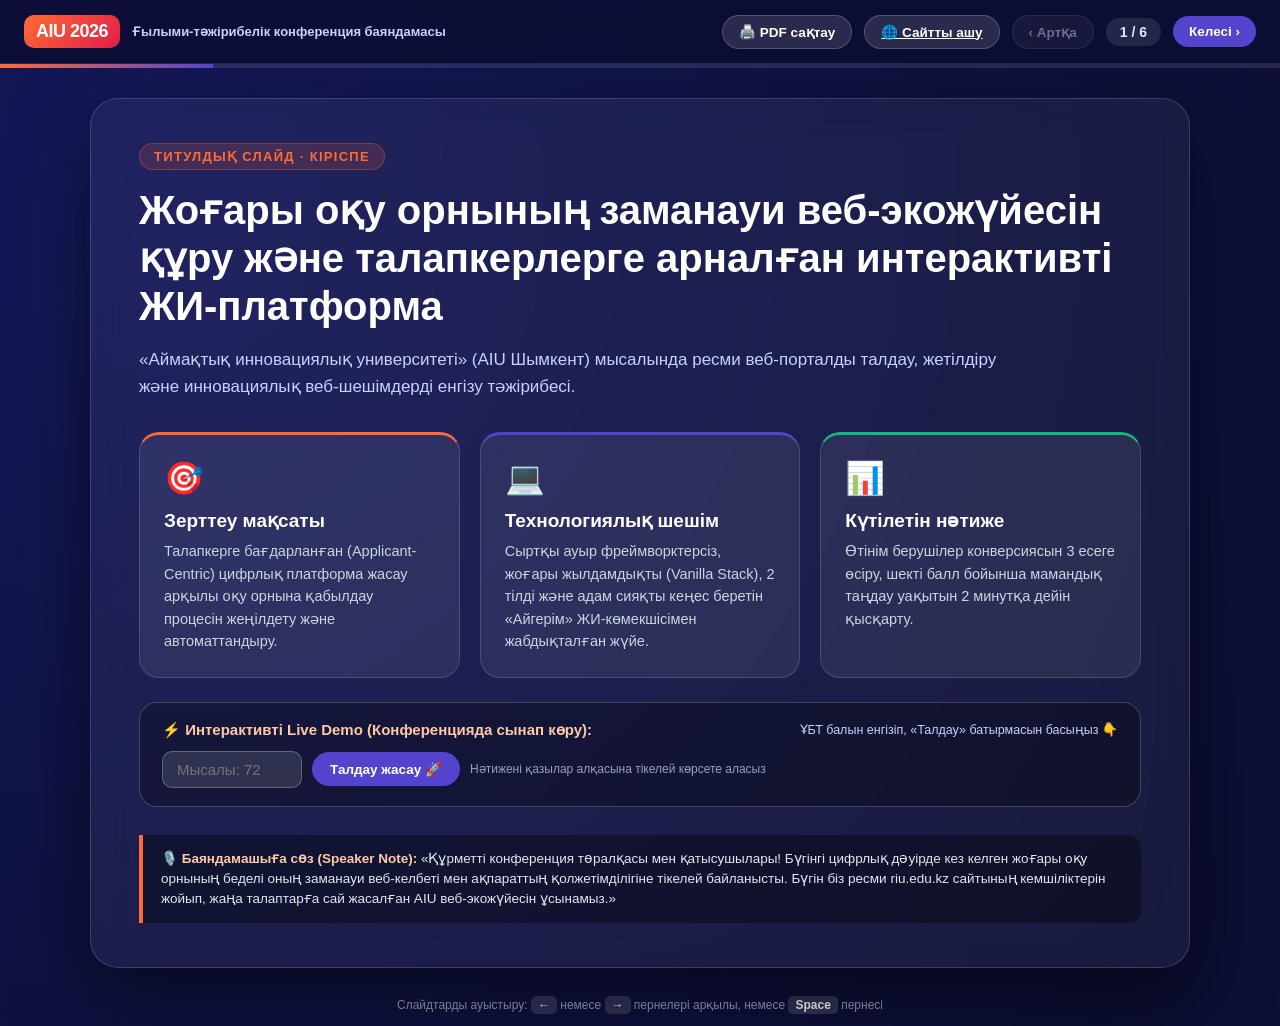
<file: presentation.html>
<!DOCTYPE html>
<html lang="kk">
<head>
<meta charset="utf-8">
<meta name="viewport" content="width=device-width, initial-scale=1">
<title>AIU Talapker — Конференция презентациясы</title>
<style>
:root {
  --navy: #0f1248;
  --indigo: #2d2685;
  --violet: #5444cd;
  --sky: #f1f4ff;
  --accent: #ff6b35;
  --green: #10b981;
  --card-bg: rgba(255, 255, 255, 0.95);
  --text: #1a1e3a;
  --muted: #5a607f;
}
* { box-sizing: border-box; margin: 0; padding: 0; }
body {
  font-family: -apple-system, BlinkMacSystemFont, "Segoe UI", Roboto, "Helvetica Neue", Arial, sans-serif;
  background: radial-gradient(circle at 10% 20%, #151859 0%, #0c0e33 90%);
  color: #fff;
  min-height: 100vh;
  display: flex;
  flex-direction: column;
  overflow-x: hidden;
}

/* Header & Controls */
header {
  height: 64px;
  padding: 0 24px;
  display: flex;
  align-items: center;
  justify-content: space-between;
  background: rgba(12, 14, 51, 0.85);
  backdrop-filter: blur(10px);
  border-bottom: 1px solid rgba(255, 255, 255, 0.1);
  position: sticky;
  top: 0;
  z-index: 100;
}
.brand-box {
  display: flex;
  align-items: center;
  gap: 12px;
}
.logo-badge {
  background: linear-gradient(135deg, var(--accent), #e11d48);
  font-weight: 900;
  padding: 6px 12px;
  border-radius: 10px;
  font-size: 18px;
  letter-spacing: -0.5px;
}
.conf-tag {
  font-size: 13px;
  color: #c7d2fe;
  font-weight: 600;
}
.controls {
  display: flex;
  align-items: center;
  gap: 12px;
}
.slide-num {
  font-weight: 700;
  font-size: 14px;
  background: rgba(255, 255, 255, 0.1);
  padding: 6px 14px;
  border-radius: 999px;
  color: #e0e7ff;
}
.nav-btn {
  background: var(--violet);
  color: #fff;
  border: 0;
  padding: 8px 16px;
  border-radius: 999px;
  font-weight: 700;
  cursor: pointer;
  transition: 0.2s;
  display: inline-flex;
  align-items: center;
  gap: 6px;
  font-size: 13.5px;
}
.nav-btn:hover { background: #4333b8; transform: translateY(-1px); }
.nav-btn.sec {
  background: rgba(255, 255, 255, 0.12);
  border: 1px solid rgba(255, 255, 255, 0.2);
}
.nav-btn.sec:hover { background: rgba(255, 255, 255, 0.2); }

/* Progress bar */
.progress-bar-wrap {
  width: 100%;
  height: 4px;
  background: rgba(255, 255, 255, 0.1);
  position: sticky;
  top: 64px;
  z-index: 99;
}
.progress-bar {
  height: 100%;
  width: 16.6%;
  background: linear-gradient(90deg, var(--accent), var(--violet));
  transition: width 0.3s cubic-bezier(0.4, 0, 0.2, 1);
}

/* Slide Deck Container */
.deck-container {
  flex: 1;
  display: flex;
  align-items: center;
  justify-content: center;
  padding: 30px 20px;
  position: relative;
}
.slide {
  display: none;
  width: 100%;
  max-width: 1100px;
  background: rgba(255, 255, 255, 0.05);
  backdrop-filter: blur(20px);
  border: 1px solid rgba(255, 255, 255, 0.15);
  border-radius: 28px;
  padding: 44px 48px;
  box-shadow: 0 30px 80px rgba(0, 0, 0, 0.5);
  animation: fadeIn 0.35s ease;
}
.slide.active { display: block; }
@keyframes fadeIn {
  from { opacity: 0; transform: translateY(12px) scale(0.99); }
  to { opacity: 1; transform: translateY(0) scale(1); }
}

/* Slide Elements */
.slide-category {
  display: inline-block;
  font-size: 13px;
  font-weight: 800;
  text-transform: uppercase;
  letter-spacing: 0.1em;
  color: var(--accent);
  background: rgba(255, 107, 53, 0.15);
  border: 1px solid rgba(255, 107, 53, 0.3);
  padding: 5px 14px;
  border-radius: 999px;
  margin-bottom: 16px;
}
.slide-title {
  font-size: clamp(26px, 3.6vw, 40px);
  line-height: 1.2;
  color: #fff;
  margin-bottom: 16px;
  font-weight: 800;
}
.slide-subtitle {
  font-size: 17px;
  color: #c7d2fe;
  line-height: 1.6;
  margin-bottom: 32px;
  max-width: 860px;
}

/* Grid & Cards */
.grid-2 { display: grid; grid-template-columns: 1fr 1fr; gap: 24px; }
.grid-3 { display: grid; grid-template-columns: repeat(auto-fit, minmax(280px, 1fr)); gap: 20px; }
.grid-4 { display: grid; grid-template-columns: repeat(auto-fit, minmax(220px, 1fr)); gap: 16px; }

.card {
  background: rgba(255, 255, 255, 0.08);
  border: 1px solid rgba(255, 255, 255, 0.14);
  border-radius: 20px;
  padding: 24px;
  transition: 0.25s;
}
.card:hover {
  background: rgba(255, 255, 255, 0.12);
  border-color: var(--violet);
  transform: translateY(-3px);
}
.card-icon {
  font-size: 32px;
  margin-bottom: 12px;
}
.card h3 {
  font-size: 19px;
  color: #fff;
  margin-bottom: 8px;
}
.card p {
  font-size: 14.5px;
  color: #cbd5e1;
  line-height: 1.55;
}

/* Comparison Table */
.comp-table {
  width: 100%;
  border-collapse: separate;
  border-spacing: 0;
  border-radius: 18px;
  overflow: hidden;
  background: rgba(255, 255, 255, 0.04);
  border: 1px solid rgba(255, 255, 255, 0.15);
  margin-top: 10px;
}
.comp-table th, .comp-table td {
  padding: 14px 18px;
  text-align: left;
  border-bottom: 1px solid rgba(255, 255, 255, 0.08);
  font-size: 14px;
}
.comp-table th {
  background: rgba(45, 38, 133, 0.6);
  color: #ffc9a8;
  font-weight: 700;
  text-transform: uppercase;
  font-size: 12.5px;
  letter-spacing: 0.05em;
}
.comp-table tr:last-child td { border-bottom: none; }
.comp-table tr:hover td { background: rgba(255, 255, 255, 0.06); }
.comp-badge-old {
  background: rgba(239, 68, 68, 0.2);
  color: #fca5a5;
  border: 1px solid rgba(239, 68, 68, 0.4);
  padding: 3px 8px;
  border-radius: 6px;
  font-weight: 600;
  font-size: 12px;
}
.comp-badge-new {
  background: rgba(16, 185, 129, 0.2);
  color: #6ee7b7;
  border: 1px solid rgba(16, 185, 129, 0.4);
  padding: 3px 8px;
  border-radius: 6px;
  font-weight: 700;
  font-size: 12px;
}

/* Speaker Note Box */
.speaker-notes {
  margin-top: 28px;
  background: rgba(0, 0, 0, 0.35);
  border-left: 4px solid var(--accent);
  padding: 14px 18px;
  border-radius: 0 12px 12px 0;
  font-size: 13.5px;
  color: #e2e8f0;
  line-height: 1.5;
}
.speaker-notes b { color: #ffc9a8; }

/* Keyboard Help */
.kb-hint {
  font-size: 12px;
  color: #94a3b8;
  text-align: center;
  padding-bottom: 14px;
}
.kb-key {
  background: rgba(255, 255, 255, 0.15);
  padding: 2px 7px;
  border-radius: 5px;
  font-weight: 700;
  color: #fff;
}

/* Responsive */
@media(max-width: 820px) {
  .slide { padding: 26px 20px; border-radius: 20px; }
  .grid-2 { grid-template-columns: 1fr; }
  header { padding: 0 14px; }
  .conf-tag { display: none; }
}

/* Print to PDF layout */
@media print {
  body { background: #fff !important; color: #111 !important; }
  header, .progress-bar-wrap, .kb-hint, .speaker-notes, .controls { display: none !important; }
  .deck-container { padding: 0 !important; display: block !important; }
  .slide { 
    display: block !important; 
    page-break-after: always; 
    break-after: page; 
    box-shadow: none !important; 
    border: 1px solid #ddd !important;
    background: #fff !important;
    color: #111 !important;
    margin-bottom: 25px;
    padding: 30px !important;
    animation: none !important;
  }
  .slide-title { color: #1e1b4b !important; }
  .slide-subtitle { color: #475569 !important; }
  .card { background: #f8fafc !important; border: 1px solid #e2e8f0 !important; color: #111 !important; }
  .card h3 { color: #0f172a !important; }
  .card p { color: #334155 !important; }
  .comp-table { background: #fff !important; border-color: #cbd5e1 !important; }
  .comp-table th { background: #e2e8f0 !important; color: #0f172a !important; }
  .comp-table td { color: #1e293b !important; border-color: #e2e8f0 !important; }
}
</style>
</head>
<body>

<header>
  <div class="brand-box">
    <span class="logo-badge">AIU 2026</span>
    <span class="conf-tag">Ғылыми-тәжірибелік конференция баяндамасы</span>
  </div>
  <div class="controls">
    <button class="nav-btn sec" onclick="window.print()">🖨️ PDF сақтау</button>
    <a href="index.html" class="nav-btn sec" target="_blank" rel="noopener">🌐 Сайтты ашу</a>
    <button class="nav-btn sec" id="prevBtn">‹ Артқа</button>
    <span class="slide-num" id="slideIndicator">1 / 6</span>
    <button class="nav-btn" id="nextBtn">Келесі ›</button>
  </div>
</header>

<div class="progress-bar-wrap">
  <div class="progress-bar" id="progressBar"></div>
</div>

<div class="deck-container">

  <!-- ==================== SLIDE 1 ==================== -->
  <div class="slide active" data-slide="1">
    <span class="slide-category">Титулдық слайд · Кіріспе</span>
    <h1 class="slide-title">Жоғары оқу орнының заманауи веб-экожүйесін құру және талапкерлерге арналған интерактивті ЖИ-платформа</h1>
    <p class="slide-subtitle">«Аймақтық инновациялық университеті» (AIU Шымкент) мысалында ресми веб-порталды талдау, жетілдіру және инновациялық веб-шешімдерді енгізу тәжірибесі.</p>
    
    <div class="grid-3">
      <div class="card" style="border-top:3px solid var(--accent)">
        <div class="card-icon">🎯</div>
        <h3>Зерттеу мақсаты</h3>
        <p>Талапкерге бағдарланған (Applicant-Centric) цифрлық платформа жасау арқылы оқу орнына қабылдау процесін жеңілдету және автоматтандыру.</p>
      </div>
      <div class="card" style="border-top:3px solid var(--violet)">
        <div class="card-icon">💻</div>
        <h3>Технологиялық шешім</h3>
        <p>Сыртқы ауыр фреймворктерсіз, жоғары жылдамдықты (Vanilla Stack), 2 тілді және адам сияқты кеңес беретін «Айгерім» ЖИ-көмекшісімен жабдықталған жүйе.</p>
      </div>
      <div class="card" style="border-top:3px solid var(--green)">
        <div class="card-icon">📊</div>
        <h3>Күтілетін нәтиже</h3>
        <p>Өтінім берушілер конверсиясын 3 есеге өсіру, шекті балл бойынша мамандық таңдау уақытын 2 минутқа дейін қысқарту.</p>
      </div>
    </div>

    <!-- Live Demo Mini Simulator -->
    <div style="margin-top:24px; background:rgba(0,0,0,0.3); border:1px solid rgba(255,255,255,0.2); border-radius:18px; padding:18px 22px;">
      <div style="display:flex; justify-content:space-between; align-items:center; flex-wrap:wrap; gap:10px; margin-bottom:12px;">
        <span style="color:#ffc9a8; font-weight:700; font-size:15px">⚡ Интерактивті Live Demo (Конференцияда сынап көру):</span>
        <span style="font-size:12.5px; color:#c7d2fe">ҰБТ балын енгізіп, «Талдау» батырмасын басыңыз 👇</span>
      </div>
      <div style="display:flex; gap:10px; flex-wrap:wrap; align-items:center">
        <input type="number" id="demoScoreInput" min="0" max="140" placeholder="Мысалы: 72" style="background:rgba(255,255,255,0.12); border:1px solid rgba(255,255,255,0.25); border-radius:10px; padding:9px 14px; color:#fff; font-size:15px; width:140px; outline:none">
        <button class="nav-btn" id="demoCalcBtn" type="button" style="padding:9px 18px">Талдау жасау 🚀</button>
        <span style="font-size:12px; color:#94a3b8">Нәтижені қазылар алқасына тікелей көрсете аласыз</span>
      </div>
      <div id="demoResultBox" style="margin-top:12px; font-size:14px; line-height:1.5; display:none; background:rgba(255,255,255,0.08); padding:12px 16px; border-radius:12px; border-left:3px solid var(--accent)"></div>
    </div>

    <div class="speaker-notes">
      <b>🎙️ Баяндамашыға сөз (Speaker Note):</b> «Құрметті конференция төралқасы мен қатысушылары! Бүгінгі цифрлық дәуірде кез келген жоғары оқу орнының беделі оның заманауи веб-келбеті мен ақпараттың қолжетімділігіне тікелей байланысты. Бүгін біз ресми riu.edu.kz сайтының кемшіліктерін жойып, жаңа талаптарға сай жасалған AIU веб-экожүйесін ұсынамыз.»
    </div>
  </div>

  <!-- ==================== SLIDE 2 ==================== -->
  <div class="slide" data-slide="2">
    <span class="slide-category">Мәселе және Өзектілік</span>
    <h2 class="slide-title">Неліктен ескі сайттар бүгінгі талапкерге жауап бере алмайды?</h2>
    <p class="slide-subtitle">Ресми riu.edu.kz сайтын зерделеу кезінде анықталған басты кемшіліктер мен қазіргі жастардың ақпарат тұтыну ерекшеліктері.</p>

    <div class="grid-2">
      <div class="card">
        <div class="card-icon">⚠️</div>
        <h3>Ресми сайттағы (riu.edu.kz) проблемалар</h3>
        <p style="margin-bottom:10px">• <b>Құрылымның күрделілігі:</b> Көптеген мәліметтер Google Docs және Google Drive сілтемелеріне бекітілген, оларды оқу үшін сыртқа өту керек.</p>
        <p style="margin-bottom:10px">• <b>Интерактивтіліктің жоқтығы:</b> Талапкер өзінің жинаған ҰБТ балымен қайда түсе алатынын есептейтін немесе сүзетін құрал жоқ.</p>
        <p>• <b>Кері байланыстың баяулығы:</b> Тек статикалық мәліметтер; сұрақтар бойынша жедел көмек беретін виртуалды көмекші қарастырылмаған.</p>
      </div>

      <div class="card">
        <div class="card-icon">💡</div>
        <h3>Бүгінгі талапкердің (Gen-Z) сұранысы</h3>
        <p style="margin-bottom:10px">• <b>Жылдамдық (Instant Speed):</b> 2-3 секунд ішінде өзіне керек мамандықты табу және шекті балын көру.</p>
        <p style="margin-bottom:10px">• <b>Мобильді ыңғайлылық:</b> Трафиктің 85%-ы смартфондардан келеді (Mobile-First).</p>
        <p>• <b>Direct Messengers (WhatsApp):</b> Электронды поштаға хат күтпей, WhatsApp арқылы тікелей кеңесшімен диалог құру.</p>
      </div>
    </div>

    <!-- Live Demo Mini Simulator -->
    <div style="margin-top:24px; background:rgba(0,0,0,0.3); border:1px solid rgba(255,255,255,0.2); border-radius:18px; padding:18px 22px;">
      <div style="display:flex; justify-content:space-between; align-items:center; flex-wrap:wrap; gap:10px; margin-bottom:12px;">
        <span style="color:#ffc9a8; font-weight:700; font-size:15px">⚡ Интерактивті Live Demo (Конференцияда сынап көру):</span>
        <span style="font-size:12.5px; color:#c7d2fe">ҰБТ балын енгізіп, «Талдау» батырмасын басыңыз 👇</span>
      </div>
      <div style="display:flex; gap:10px; flex-wrap:wrap; align-items:center">
        <input type="number" id="demoScoreInput" min="0" max="140" placeholder="Мысалы: 72" style="background:rgba(255,255,255,0.12); border:1px solid rgba(255,255,255,0.25); border-radius:10px; padding:9px 14px; color:#fff; font-size:15px; width:140px; outline:none">
        <button class="nav-btn" id="demoCalcBtn" type="button" style="padding:9px 18px">Талдау жасау 🚀</button>
        <span style="font-size:12px; color:#94a3b8">Нәтижені қазылар алқасына тікелей көрсете аласыз</span>
      </div>
      <div id="demoResultBox" style="margin-top:12px; font-size:14px; line-height:1.5; display:none; background:rgba(255,255,255,0.08); padding:12px 16px; border-radius:12px; border-left:3px solid var(--accent)"></div>
    </div>

    <div class="speaker-notes">
      <b>🎙️ Баяндамашыға сөз:</b> «Талапкерлердің 85 пайыздан астамы сайтқа телефон арқылы кіреді. Егер сайтта көлемді PDF-тер немесе Google Drive сілтемелері ашылмаса, талапкер бәсекелес оқу орындарына кетіп қалады. Сондықтан біз барлық ақпаратты интерактивті, жылдам әрі ыңғайлы етуді мақсат еттік.»
    </div>
  </div>

  <!-- ==================== SLIDE 3 ==================== -->
  <div class="slide" data-slide="3">
    <span class="slide-category">Салыстырмалы Талдау</span>
    <h2 class="slide-title">Ресми сайт (riu.edu.kz) пен Жаңа сайттың айырмашылығы</h2>
    <p class="slide-subtitle">Техникалық, функционалдық және пайдаланушы тәжірибесі (UX) бойынша нақты параметрлік салыстыру.</p>

    <table class="comp-table">
      <thead>
        <tr>
          <th>Параметр / Функция</th>
          <th>Ресми сайт (riu.edu.kz)</th>
          <th>Біздің жаңа платформамыз</th>
        </tr>
      </thead>
      <tbody>
        <tr>
          <td><b>Технологиялық база</b></td>
          <td><span class="comp-badge-old">Tilda конструкторы</span> (ауыр сыртқы скрипттер)</td>
          <td><span class="comp-badge-new">Vanilla HTML5/CSS3/JS</span> (нөлдік тәуелділік, жеңіл)</td>
        </tr>
        <tr>
          <td><b>Мамандық таңдау</b></td>
          <td>Статикалық мәтіндік тізім</td>
          <td><b>Интерактивті ҰБТ сүзгісі + 3 сұрақтық тест (Quiz)</b></td>
        </tr>
        <tr>
          <td><b>Бакалавриат бағдарламалары</b></td>
          <td>Жүйеленбеген шашыраңқы сипаттама</td>
          <td><b>Барлық 16 ресми бағдарлама</b> (РЭТ, Құрылыс, Спорт толық)</td>
        </tr>
        <tr>
          <td><b>ЖИ-Кеңесші (AI Advisor)</b></td>
          <td>Жоқ</td>
          <td><b>«Айгерім» ЖИ кеңесшісі</b> (24/7 сұрақ-жауап, балл талдау)</td>
        </tr>
        <tr>
          <td><b>Өтінім беру процесі</b></td>
          <td>Стандартты почта формасы</td>
          <td><b>Жедел форма + 1-Click WhatsApp өтінімі</b></td>
        </tr>
        <tr>
          <td><b>Жүктелу жылдамдығы</b></td>
          <td>Орташа (2.8 - 4.5 сек)</td>
          <td><b>Өте жылдам (0.6 - 1.2 сек)</b></td>
        </tr>
        <tr>
          <td><b>Экожүйе интеграциясы</b></td>
          <td>Жеке сілтемелер</td>
          <td><b>Platonus + 3D Кампус тур + Жатақхана + Кітапхана</b></td>
        </tr>
      </tbody>
    </table>

    <div class="speaker-notes">
      <b>🎙️ Баяндамашыға сөз:</b> «Осы салыстырмалы кестеден көріп отырғандарыңыздай, бұл жай ғана дизайн жаңарту емес. Бұл — қолданушының психологиясына негізделген, интерактивті құралдармен және ЖИ-көмекшімен қаруланған толыққанды автоматтандыру экожүйесі.»
    </div>
  </div>

  <!-- ==================== SLIDE 4 ==================== -->
  <div class="slide" data-slide="4">
    <span class="slide-category">Инновациялық Артықшылықтар</span>
    <h2 class="slide-title">Жаңа платформаның 5 бірегей басымдығы</h2>
    <p class="slide-subtitle">Талапкерге барынша ыңғайлы жағдай жасауға арналған бірегей модульдер.</p>

    <div class="grid-3">
      <div class="card">
        <div class="card-icon">🧮</div>
        <h3>1. ҰБТ пәндері сүзгісі</h3>
        <p>Талапкер өзінің тапсырған 2 бейіндік пәнін таңдайды (мысалы, <i>Мат+Физ</i> немесе <i>Мат+Инфо</i>), жүйе оған сай келетін мамандықтарды ғана лезде сүзіп көрсетеді.</p>
      </div>

      <div class="card">
        <div class="card-icon">🤖</div>
        <h3>2. «Айгерім» ЖИ-Кеңесшісі</h3>
        <p>Талапкер: <i>«65 балл жинадым, қайда түсе алам?»</i> десе, кеңесші оның баллын талдап, өтетін мамандықтарын, ректор грантын, жатақхана мен әскери кафедра шарттарын адамша түсіндіреді.</p>
      </div>

      <div class="card">
        <div class="card-icon">📲</div>
        <h3>3. 1-Click WhatsApp Routing</h3>
        <p>Өтінім толтырылған соң, жүйе оны арнайы құрылымдалған мәтін түрінде қабылдау комиссиясының WhatsApp желісіне тікелей бағыттайды.</p>
      </div>

      <div class="card">
        <div class="card-icon">🏛️</div>
        <h3>4. Ресми статус және сенім</h3>
        <p>Мемлекеттік мерзімсіз лицензия, 2024-2029 жылдарға арналған 5 жылдық НКАО аккредитациясы, Ректор блогы мен басшылық құрамы толық ашық көрсетілген.</p>
      </div>

      <div class="card">
        <div class="card-icon">🌐</div>
        <h3>5. Қос тілді Single Page аударма</h3>
        <p>Қазақша және орысша тіл ауыстыру батырмасы бетті қайта жүктемей, лезде мәтіндерді 100% ауыстырады (нөлдік кідіріс).</p>
      </div>

      <div class="card">
        <div class="card-icon">🏢</div>
        <h3>6. Кампус, Жатақхана & 3D тур</h3>
        <p>Студенттер үйінің тұрмыстық жағдайлары, 3D виртуалды тур және Platonus ААЖ бірыңғай студенттік витринаға жинақталған.</p>
      </div>
    </div>

    <!-- Live Demo Mini Simulator -->
    <div style="margin-top:24px; background:rgba(0,0,0,0.3); border:1px solid rgba(255,255,255,0.2); border-radius:18px; padding:18px 22px;">
      <div style="display:flex; justify-content:space-between; align-items:center; flex-wrap:wrap; gap:10px; margin-bottom:12px;">
        <span style="color:#ffc9a8; font-weight:700; font-size:15px">⚡ Интерактивті Live Demo (Конференцияда сынап көру):</span>
        <span style="font-size:12.5px; color:#c7d2fe">ҰБТ балын енгізіп, «Талдау» батырмасын басыңыз 👇</span>
      </div>
      <div style="display:flex; gap:10px; flex-wrap:wrap; align-items:center">
        <input type="number" id="demoScoreInput" min="0" max="140" placeholder="Мысалы: 72" style="background:rgba(255,255,255,0.12); border:1px solid rgba(255,255,255,0.25); border-radius:10px; padding:9px 14px; color:#fff; font-size:15px; width:140px; outline:none">
        <button class="nav-btn" id="demoCalcBtn" type="button" style="padding:9px 18px">Талдау жасау 🚀</button>
        <span style="font-size:12px; color:#94a3b8">Нәтижені қазылар алқасына тікелей көрсете аласыз</span>
      </div>
      <div id="demoResultBox" style="margin-top:12px; font-size:14px; line-height:1.5; display:none; background:rgba(255,255,255,0.08); padding:12px 16px; border-radius:12px; border-left:3px solid var(--accent)"></div>
    </div>

    <div class="speaker-notes">
      <b>🎙️ Баяндамашыға сөз:</b> «Ең басты инновациямыз — виртуалды кеңесші «Айгерім». Ол тіпті сыртқы интернет немесе қымбат API кілттерінсіз де кіріктірілген талдау моторы арқылы кез келген талапкерге адам сияқты бағыт беріп, шешім қабылдауына көмектеседі.»
    </div>
  </div>

  <!-- ==================== SLIDE 5 ==================== -->
  <div class="slide" data-slide="5">
    <span class="slide-category">Технология және Архитектура</span>
    <h2 class="slide-title">Бұл платформа қалай жасалды?</h2>
    <p class="slide-subtitle">Жобаның техникалық архитектурасы, қолданылған стек және бағдарламалау әдістемесі.</p>

    <div class="grid-2">
      <div class="card">
        <div class="card-icon">🛠️</div>
        <h3>Frontend & UI Архитектурасы</h3>
        <p style="margin-bottom:8px">• <b>HTML5 Semantic Markup:</b> Дұрыс семантика (header, main, section, nav) арқылы іздеу жүйелеріне (SEO) жоғары орын қамтамасыз етеді.</p>
        <p style="margin-bottom:8px">• <b>CSS3 Custom Properties (Variables):</b> Түстер гаммасы, анимациялар, қараңғы/жарық реңктер мен адаптивті CSS Grid / Flexbox.</p>
        <p>• <b>Modular Page Structure:</b> Негізгі беттер (`index.html`, `about.html`, `programs.html`, `campus.html`, `admission.html`) бірыңғай модульдік стильде орындалған.</p>
      </div>

      <div class="card">
        <div class="card-icon">🧠</div>
        <h3>Интеллектуалды қозғалтқыш (JS Core)</h3>
        <p style="margin-bottom:8px">• <b>Human-like Advisor Brain (`chatbot.js`):</b> Сұраныстардың семантикасын анықтайтын RegEx алгоритмдері мен диалогтық сценарийлер.</p>
        <p style="margin-bottom:8px">• <b>Hybrid AI Bridge:</b> OpenAI GPT-4o-mini үшін тікелей интеграциялық көпір қарастырылған; кілт болмаған жағдайда кіріктірілген логикалық қозғалтқыш толық дербес жұмыс істейді.</p>
        <p>• <b>Local Data Persistence:</b> Тілді таңдау (`localStorage`) және өтінімдерді браузер базасында сақтау архитектурасы.</p>
      </div>
    </div>

    <!-- Live Demo Mini Simulator -->
    <div style="margin-top:24px; background:rgba(0,0,0,0.3); border:1px solid rgba(255,255,255,0.2); border-radius:18px; padding:18px 22px;">
      <div style="display:flex; justify-content:space-between; align-items:center; flex-wrap:wrap; gap:10px; margin-bottom:12px;">
        <span style="color:#ffc9a8; font-weight:700; font-size:15px">⚡ Интерактивті Live Demo (Конференцияда сынап көру):</span>
        <span style="font-size:12.5px; color:#c7d2fe">ҰБТ балын енгізіп, «Талдау» батырмасын басыңыз 👇</span>
      </div>
      <div style="display:flex; gap:10px; flex-wrap:wrap; align-items:center">
        <input type="number" id="demoScoreInput" min="0" max="140" placeholder="Мысалы: 72" style="background:rgba(255,255,255,0.12); border:1px solid rgba(255,255,255,0.25); border-radius:10px; padding:9px 14px; color:#fff; font-size:15px; width:140px; outline:none">
        <button class="nav-btn" id="demoCalcBtn" type="button" style="padding:9px 18px">Талдау жасау 🚀</button>
        <span style="font-size:12px; color:#94a3b8">Нәтижені қазылар алқасына тікелей көрсете аласыз</span>
      </div>
      <div id="demoResultBox" style="margin-top:12px; font-size:14px; line-height:1.5; display:none; background:rgba(255,255,255,0.08); padding:12px 16px; border-radius:12px; border-left:3px solid var(--accent)"></div>
    </div>

    <div class="speaker-notes">
      <b>🎙️ Баяндамашыға сөз:</b> «Біз жобаны әдейілеп React немесе Vue сияқты ауыр фреймворктерсіз, таза Vanilla JavaScript пен CSS арқылы жасадық. Бұл сайттың кез келген қарапайым смартфонда лезде ұшып тұруына және серверлік күрделі шығындарды қажет етпеуіне мүмкіндік береді.»
    </div>
  </div>

  <!-- ==================== SLIDE 6 ==================== -->
  <div class="slide" data-slide="6">
    <span class="slide-category">Нәтиже және Перспектива</span>
    <h2 class="slide-title">Қорытынды және Практикалық маңызы</h2>
    <p class="slide-subtitle">Жобаны енгізуден күтілетін тиімділік және оны әрі қарай дамыту қадамдары.</p>

    <div class="grid-3">
      <div class="card" style="border-left:4px solid var(--green)">
        <div class="card-icon">📈</div>
        <h3>Қабылдау комиссиясының жұмысын жеңілдету</h3>
        <p>Талапкерлердің жиі қойылатын сұрақтарының 80%-ын сайт пен кеңесші шешеді. Мамандарға тек дайын өтінімдермен жұмыс істеу қалады.</p>
      </div>

      <div class="card" style="border-left:4px solid var(--accent)">
        <div class="card-icon">🎓</div>
        <h3>Университеттің сандық имиджі</h3>
        <p>AIU Шымкент өңіріндегі ең инновациялық, заманауи және талапкерге ыңғайлы оқу орны ретінде позицияланады.</p>
      </div>

      <div class="card" style="border-left:4px solid var(--violet)">
        <div class="card-icon">🚀</div>
        <h3>Болашақ жол картасы (Roadmap)</h3>
        <p>Келесі кезеңде Platonus жүйесімен API арқылы тікелей қосылу және талапкердің құжаттарын ЭЦҚ арқылы онлайн тіркеу жүйесін қосу жоспарлануда.</p>
      </div>
    </div>

    <div style="margin-top:30px;background:linear-gradient(135deg,rgba(45,38,133,0.4),rgba(84,68,205,0.4));border:1px solid rgba(255,255,255,0.2);border-radius:18px;padding:24px;text-align:center">
      <h3 style="font-size:22px;color:#ffc9a8;margin-bottom:8px">Назарларыңызға рақмет!</h3>
      <p style="color:#e0e7ff;font-size:15px">Сұрақтарыңыз болса, қуана жауап беруге дайынмын.</p>
      <div style="margin-top:16px;display:flex;gap:12px;justify-content:center;flex-wrap:wrap">
        <a class="nav-btn" href="index.html" target="_blank" rel="noopener">Басты бетті қарау 🌐</a>
        <a class="nav-btn sec" href="about.html" target="_blank" rel="noopener">Университет туралы 🏛️</a>
        <a class="nav-btn sec" href="programs.html" target="_blank" rel="noopener">Мамандықтар 🎯</a>
      </div>
    </div>

    <!-- Live Demo Mini Simulator -->
    <div style="margin-top:24px; background:rgba(0,0,0,0.3); border:1px solid rgba(255,255,255,0.2); border-radius:18px; padding:18px 22px;">
      <div style="display:flex; justify-content:space-between; align-items:center; flex-wrap:wrap; gap:10px; margin-bottom:12px;">
        <span style="color:#ffc9a8; font-weight:700; font-size:15px">⚡ Интерактивті Live Demo (Конференцияда сынап көру):</span>
        <span style="font-size:12.5px; color:#c7d2fe">ҰБТ балын енгізіп, «Талдау» батырмасын басыңыз 👇</span>
      </div>
      <div style="display:flex; gap:10px; flex-wrap:wrap; align-items:center">
        <input type="number" id="demoScoreInput" min="0" max="140" placeholder="Мысалы: 72" style="background:rgba(255,255,255,0.12); border:1px solid rgba(255,255,255,0.25); border-radius:10px; padding:9px 14px; color:#fff; font-size:15px; width:140px; outline:none">
        <button class="nav-btn" id="demoCalcBtn" type="button" style="padding:9px 18px">Талдау жасау 🚀</button>
        <span style="font-size:12px; color:#94a3b8">Нәтижені қазылар алқасына тікелей көрсете аласыз</span>
      </div>
      <div id="demoResultBox" style="margin-top:12px; font-size:14px; line-height:1.5; display:none; background:rgba(255,255,255,0.08); padding:12px 16px; border-radius:12px; border-left:3px solid var(--accent)"></div>
    </div>

    <div class="speaker-notes">
      <b>🎙️ Баяндамашыға сөз:</b> «Қорытындылай келе, жасалған цифрлық платформа — тек визит карточка емес, бұл оқу орнына талапкерлерді тартудың, бағыттаудың және қабылдаудың қуатты маркетингтік әрі технологиялық құралы. Назар қойып тыңдағандарыңызға көп рақмет!»
    </div>
  </div>

</div>

<div class="kb-hint">
  Слайдтарды ауыстыру: <span class="kb-key">←</span> немесе <span class="kb-key">→</span> пернелері арқылы, немесе <span class="kb-key">Space</span> пернесі
</div>

<script>
let currentSlide = 1;
const totalSlides = 6;

const slides = document.querySelectorAll('.slide');
const slideIndicator = document.getElementById('slideIndicator');
const progressBar = document.getElementById('progressBar');
const prevBtn = document.getElementById('prevBtn');
const nextBtn = document.getElementById('nextBtn');

function showSlide(index) {
  if (index < 1) index = 1;
  if (index > totalSlides) index = totalSlides;
  currentSlide = index;

  slides.forEach(slide => {
    slide.classList.toggle('active', parseInt(slide.dataset.slide, 10) === currentSlide);
  });

  slideIndicator.textContent = `${currentSlide} / ${totalSlides}`;
  progressBar.style.width = `${(currentSlide / totalSlides) * 100}%`;

  prevBtn.disabled = (currentSlide === 1);
  nextBtn.disabled = (currentSlide === totalSlides);
  prevBtn.style.opacity = currentSlide === 1 ? '0.4' : '1';
  nextBtn.style.opacity = currentSlide === totalSlides ? '0.4' : '1';
}

prevBtn.addEventListener('click', () => showSlide(currentSlide - 1));
nextBtn.addEventListener('click', () => showSlide(currentSlide + 1));

document.addEventListener('keydown', (e) => {
  if (e.key === 'ArrowRight' || e.key === ' ') {
    e.preventDefault();
    showSlide(currentSlide + 1);
  } else if (e.key === 'ArrowLeft') {
    e.preventDefault();
    showSlide(currentSlide - 1);
  }
});

showSlide(1);

// Live Demo талдау жасау логикасы
const demoInput = document.getElementById('demoScoreInput');
const demoBtn = document.getElementById('demoCalcBtn');
const demoBox = document.getElementById('demoResultBox');

if (demoBtn && demoInput && demoBox) {
  demoBtn.onclick = () => {
    const val = parseInt(demoInput.value, 10);
    if (isNaN(val) || val < 0 || val > 140) {
      demoBox.style.display = 'block';
      demoBox.innerHTML = '<span style="color:#fca5a5">⚠️ 0 мен 140 аралығындағы нақты ҰБТ балын енгізіңіз!</span>';
      return;
    }
    demoBox.style.display = 'block';
    if (val >= 75) {
      demoBox.innerHTML = `🎉 <b>Керемет көрсеткіш (${val} балл)!</b><br>
        • Сізге AIU-дың <b>барлық 16 мамандығына</b> (Құқықтану — шекті балл 75, IT, Бизнес, Инженерия, Спорт) есік ашық!<br>
        • <b>AIU Ректорлық ішкі грантына</b> және жеңілдіктерге өтініш бере аласыз. Студенттер үйінен орын қарастырылған.`;
    } else if (val >= 50) {
      demoBox.innerHTML = `👍 <b>Жақсы нәтиже (${val} балл)!</b><br>
        • Сіз IT (ВТиПО, Ақпараттық жүйелер, РЭТ), Менеджмент, Қаржы, Құрылыс, Мұнай-газ, Дене шынықтыру және спорт сияқты <b>15 мамандықтың шекті балынан (50)</b> толық өтіп тұрсыз!<br>
        • <i>(Тек Құқықтануда шекті балл 75)</i>. Рассрочкамен оқуға және жатақханаға өтінім беруге болады.`;
    } else {
      demoBox.innerHTML = `💡 <b>Балл көрсеткіші: ${val} балл (ҰБТ шекті балы — 50)</b><br>
        • Уайымдамаңыз: Тамыз айындағы ҰБТ-ға қайта тапсыруға немесе колледжден кейінгі қысқартылған бағдарламаға құжат тапсыруға толық мүмкіндік бар!`;
    }
  };
}
</script>
</body>
</html>
</file>
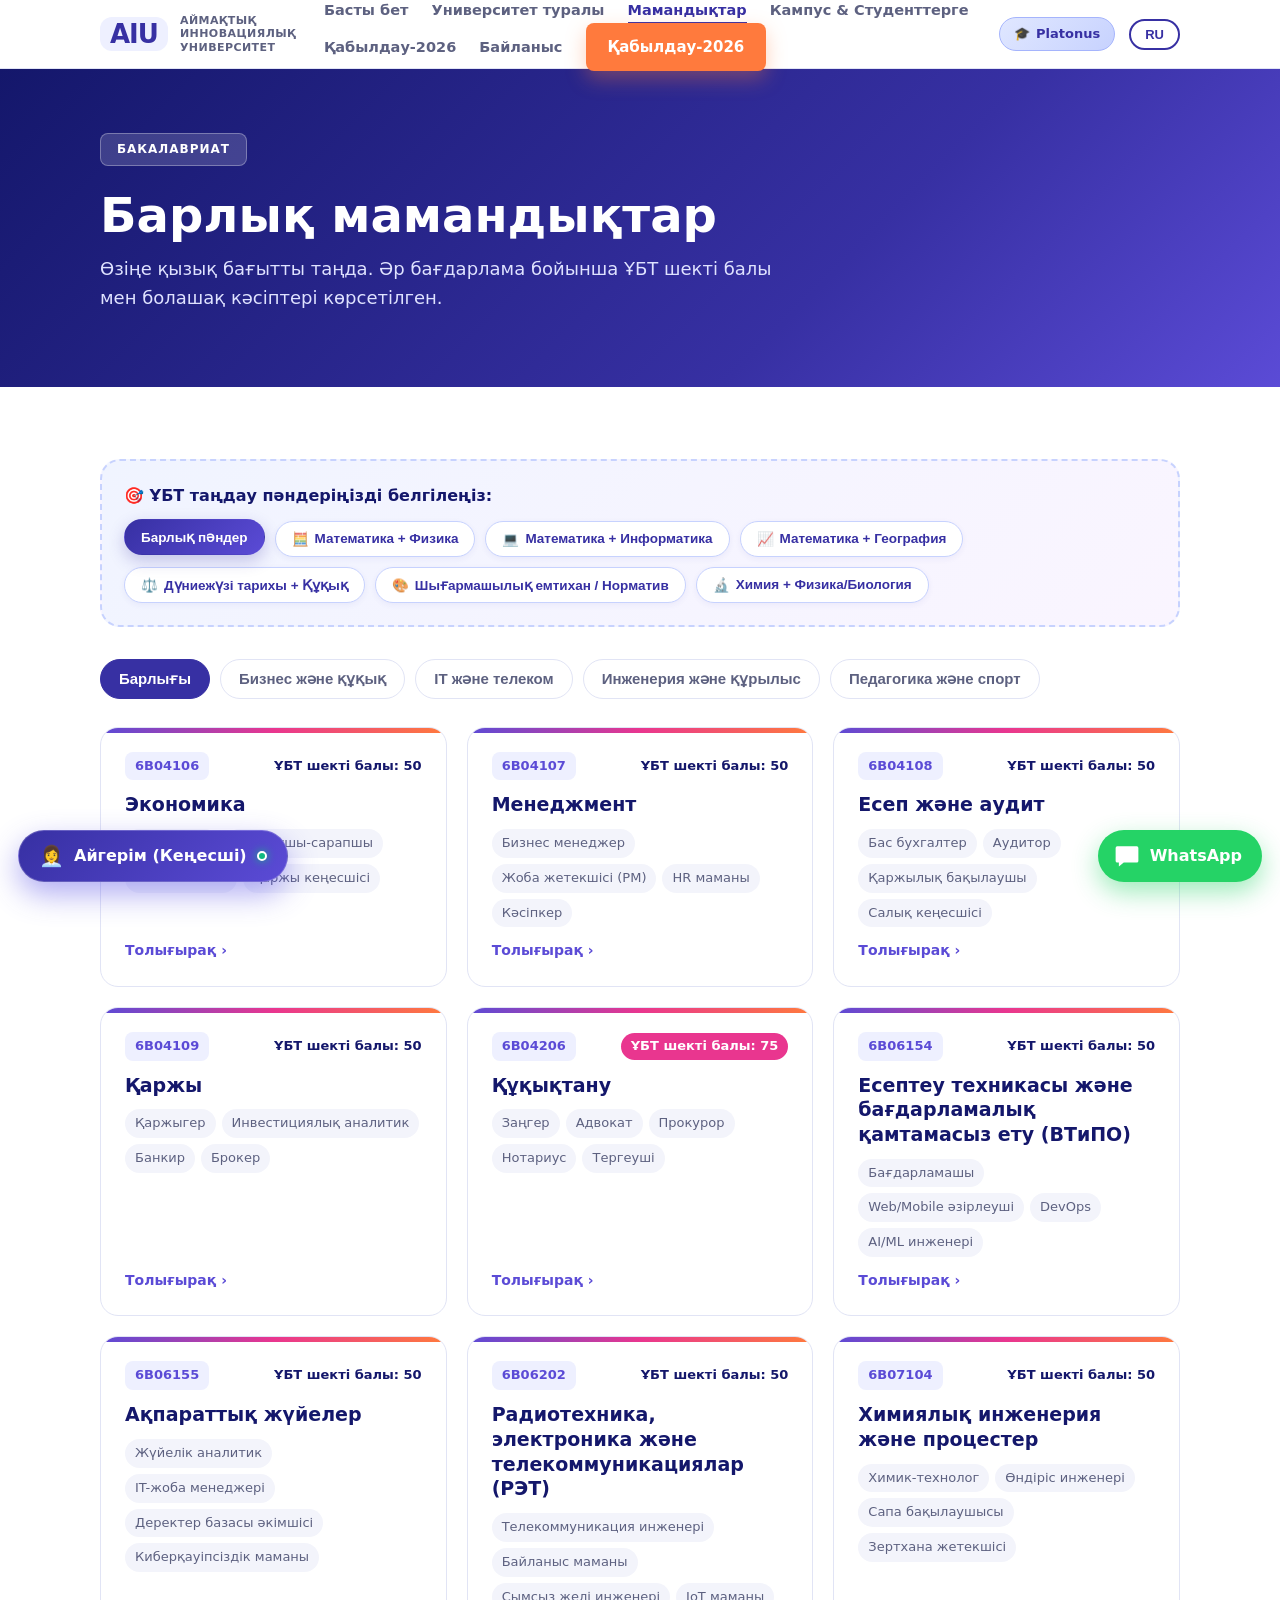
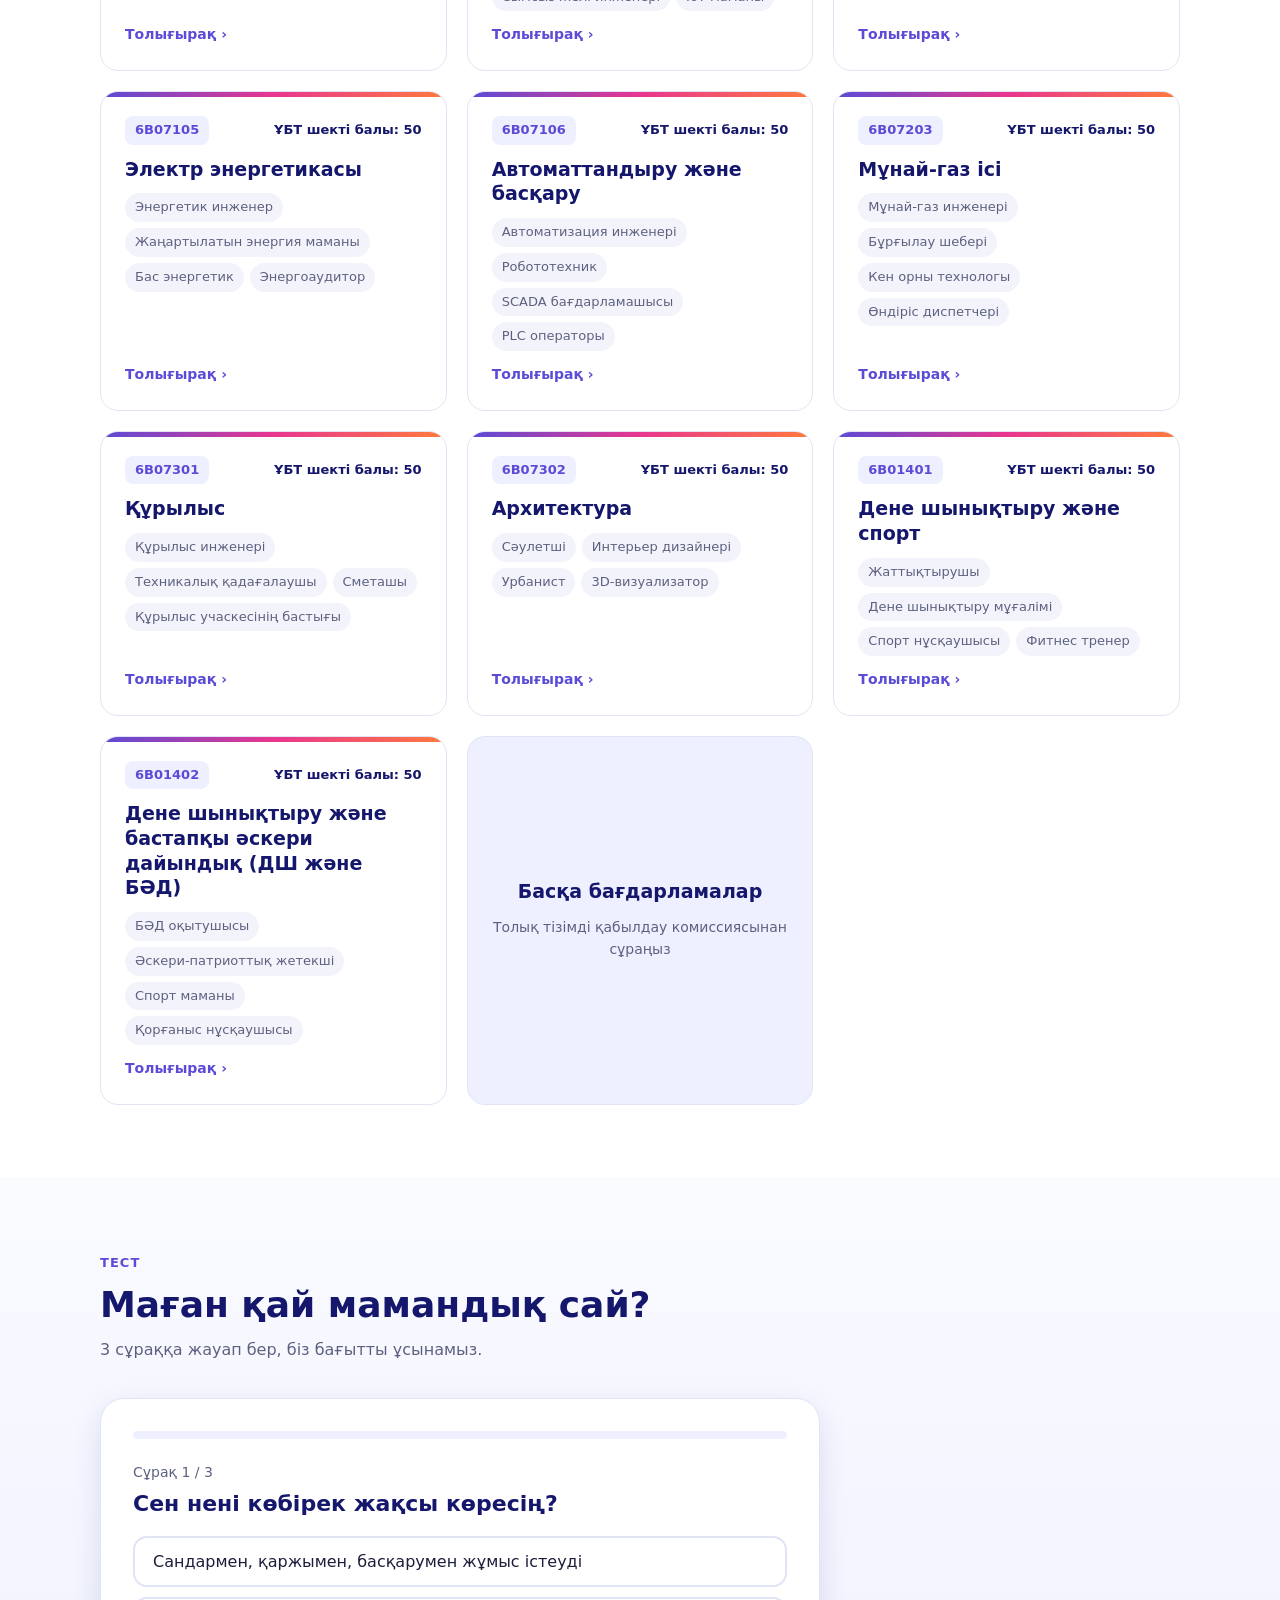
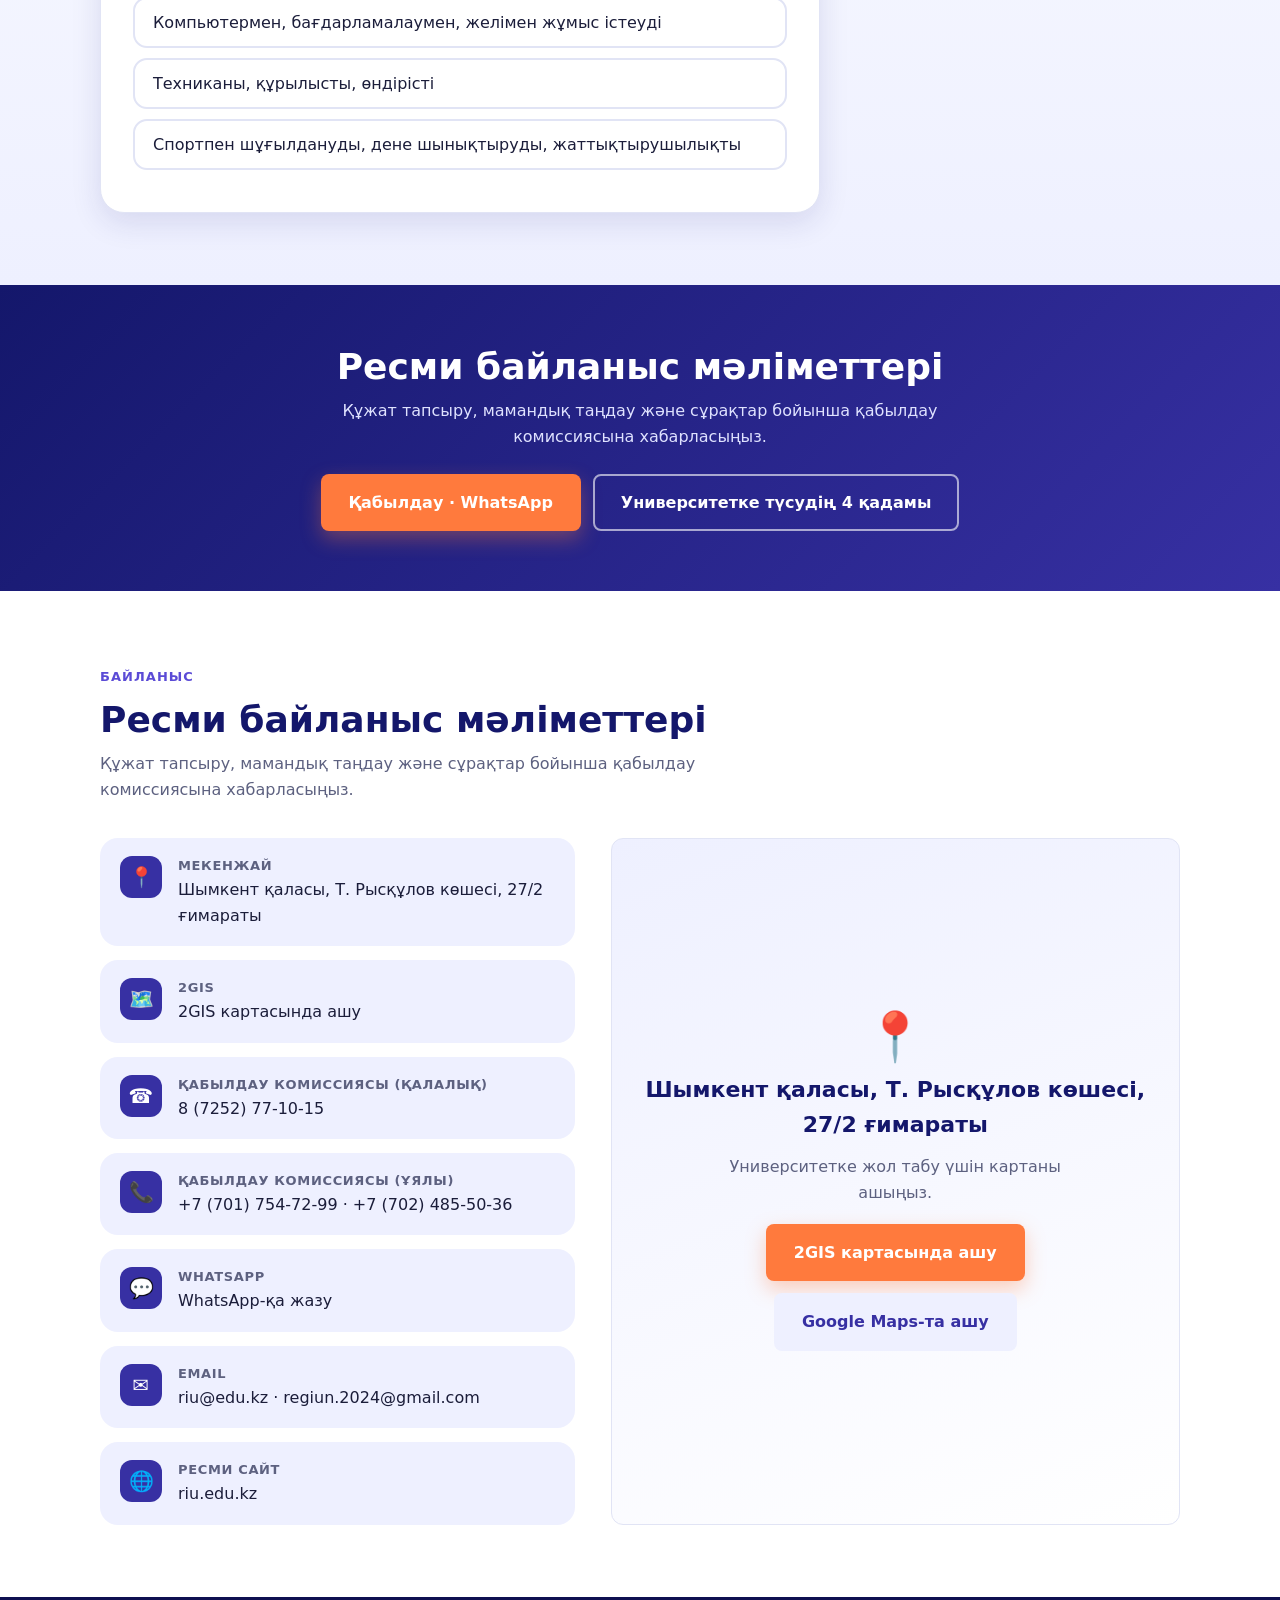
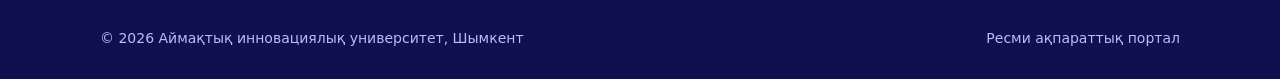
<file: programs.html>
<!DOCTYPE html>
<html lang="kk">
<head>
<meta charset="utf-8">
<meta name="viewport" content="width=device-width, initial-scale=1">
<title>Мамандықтар мен Бакалавриат | AIU Шымкент</title>
<meta name="description" content="Аймақтық инновациялық университет бакалавриат мамандықтары. IT, бизнес, құқық, инженерия, құрылыс, спорт.">
<meta name="theme-color" content="#14176b">
<meta property="og:type" content="website">
<meta property="og:title" content="Мамандықтар мен Бакалавриат | AIU Шымкент">
<meta property="og:description" content="16 аккредиттелген бакалавриат мамандығы, ҰБТ шекті балы және бейімділік тесті.">
<link rel="icon" type="image/png" sizes="32x32" href="https://static.tildacdn.pro/tild6264-6332-4030-a335-306335646232/__2024_2_1pdf_8.png">
<link rel="manifest" href="manifest.json">
<link rel="stylesheet" href="style.css">
<link rel="stylesheet" href="chatbot.css">
</head>
<body>

<header>
  <div class="wrap nav">
    <a href="index.html" class="brand">
      <span class="logo">AIU</span>
      <small data-i="brand"></small>
    </a>
    <div class="navr">
      <nav id="navMenu">
        <a href="index.html" data-i="navHome"></a>
        <a href="about.html" data-i="navAbout"></a>
        <a href="programs.html" class="active" data-i="nav2"></a>
        <a href="campus.html" data-i="navCampus"></a>
        <a href="admission.html" data-i="apply"></a>
        <a href="#contact" data-i="nav4"></a>
        <a class="btn primary" href="admission.html#apply-form" style="padding:10px 20px;font-size:15px;color:#fff" data-i="appTag"></a>
      </nav>
      <a class="portal-btn" href="http://platonus.riu.kz/" target="_blank" rel="noopener">🎓 <span data-i="portal"></span></a>
      <button class="lang" id="lang" aria-label="Тіл / Язык">RU</button>
      <button class="burger" id="burgerBtn" aria-label="Мәзір">☰</button>
    </div>
  </div>
</header>

<main>

<section class="page-hero">
  <div class="wrap">
    <span class="chip" data-i="progTag"></span>
    <h1 data-i="progH"></h1>
    <p data-i="progLead"></p>
  </div>
</section>

<!-- Мамандықтар тізімі мен сүзгілер -->
<section id="programs" class="programs">
  <div class="wrap">
    
    <!-- ҰБТ таңдау пәндері бойынша сүзгі -->
    <div class="subj-box">
      <div class="subj-title">
        <span data-i="subjFilterTitle"></span>
      </div>
      <div class="subj-chips" id="subjChips">
        <button class="subj-chip active" data-subj="all" data-i="subjAll"></button>
        <button class="subj-chip" data-subj="math-phys">🧮 <span data-i="subjMathPhys"></span></button>
        <button class="subj-chip" data-subj="math-info">💻 <span data-i="subjMathInfo"></span></button>
        <button class="subj-chip" data-subj="math-geo">📈 <span data-i="subjMathGeo"></span></button>
        <button class="subj-chip" data-subj="hist-law">⚖️ <span data-i="subjHistLaw"></span></button>
        <button class="subj-chip" data-subj="art-draw">🎨 <span data-i="subjArtDraw"></span></button>
        <button class="subj-chip" data-subj="chem-bio">🔬 <span data-i="subjChemBio"></span></button>
      </div>
    </div>

    <!-- Бағыттық батырмалар -->
    <div class="filters" id="filters">
      <button class="on" data-f="all" data-i="fAll"></button>
      <button data-f="biz" data-i="fBiz"></button>
      <button data-f="it" data-i="fIt"></button>
      <button data-f="eng" data-i="fEng"></button>
      <button data-f="sport" data-i="fSport"></button>
    </div>
    
    <div class="grid" id="grid"></div>
  </div>
</section>

<!-- Мамандық таңдау тесті -->
<section id="quiz" class="quiz">
  <div class="wrap">
    <span class="tag" data-i="quizTag"></span>
    <h2 data-i="quizH"></h2>
    <p class="lead" data-i="quizLead"></p>
    <div class="qbox">
      <div class="qprog"><i id="qbar"></i></div>
      <div id="qbody"></div>
    </div>
  </div>
</section>

<!-- Кеңес алу CTA -->
<section style="background:linear-gradient(135deg,var(--navy),var(--indigo));color:#fff;text-align:center;padding:60px 0">
  <div class="wrap">
    <h2 style="color:#fff" data-i="cH"></h2>
    <p class="lead" style="color:#dfe2ff;margin:0 auto 24px" data-i="cLead"></p>
    <div style="display:flex;gap:12px;justify-content:center;flex-wrap:wrap">
      <a class="btn primary wa-link" target="_blank" rel="noopener" data-i="applyWa"></a>
      <a class="btn ghost" href="admission.html" data-i="stepsH"></a>
    </div>
  </div>
</section>

<!-- Байланыс -->
<section id="contact" class="contact">
  <div class="wrap">
    <span class="tag" data-i="cTag"></span>
    <h2 data-i="cH"></h2>
    <p class="lead" data-i="cLead"></p>
    <div class="cwrap">
      <div class="clist">
        <div class="crow"><div class="ico">📍</div><div><b data-i="cAddr"></b><span data-i="cAddrV"></span></div></div>
        <div class="crow"><div class="ico">🗺️</div><div><b>2GIS</b><a href="https://2gis.kz/shymkent/search/%D0%90%D0%B9%D0%BC%D0%B0%D2%9B%D1%82%D1%8B%D2%9B%20%D0%B8%D0%BD%D0%BD%D0%BE%D0%B2%D0%B0%D1%86%D0%B8%D1%8F%D0%BB%D1%8B%D2%9B%20%D1%83%D0%BD%D0%B8%D0%B2%D0%B5%D1%80%D1%81%D0%B8%D1%82%D0%B5%D1%82" target="_blank" rel="noopener" data-i="c2gis"></a></div></div>
        <div class="crow"><div class="ico">☎️</div><div><b data-i="cPhone"></b><a href="tel:87252771015">8 (7252) 77-10-15</a></div></div>
        <div class="crow"><div class="ico">📞</div><div><b data-i="cPhoneMob"></b><a href="tel:+77017547299">+7 (701) 754-72-99</a> · <a href="tel:+77024855036">+7 (702) 485-50-36</a></div></div>
        <div class="crow"><div class="ico">💬</div><div><b>WhatsApp</b><a class="wa-link" target="_blank" rel="noopener" data-i="cWa"></a></div></div>
        <div class="crow"><div class="ico">✉️</div><div><b>Email</b><a href="mailto:riu@edu.kz">riu@edu.kz</a> · <a href="mailto:regiun.2024@gmail.com">regiun.2024@gmail.com</a></div></div>
        <div class="crow"><div class="ico">🌐</div><div><b data-i="cSite"></b><a href="https://riu.edu.kz" target="_blank" rel="noopener">riu.edu.kz</a></div></div>
      </div>
      <div class="map mapcard">
        <div class="pin">📍</div>
        <h3 data-i="cAddrV"></h3>
        <p data-i="mapHint"></p>
        <div class="mrow">
          <a class="btn primary" href="https://2gis.kz/shymkent/search/%D0%90%D0%B9%D0%BC%D0%B0%D2%9B%D1%82%D1%8B%D2%9B%20%D0%B8%D0%BD%D0%BD%D0%BE%D0%B2%D0%B0%D1%86%D0%B8%D1%8F%D0%BB%D1%8B%D2%9B%20%D1%83%D0%BD%D0%B8%D0%B2%D0%B5%D1%80%D1%81%D0%B8%D1%82%D0%B5%D1%82" target="_blank" rel="noopener" data-i="c2gis"></a>
          <a class="btn sec" href="https://www.google.com/maps/search/?api=1&query=%D0%90%D0%B9%D0%BC%D0%B0%D2%9B%D1%82%D1%8B%D2%9B%20%D0%B8%D0%BD%D0%BD%D0%BE%D0%B2%D0%B0%D1%86%D0%B8%D1%8F%D0%BB%D1%8B%D2%9B%20%D1%83%D0%BD%D0%B8%D0%B2%D0%B5%D1%80%D1%81%D0%B8%D1%82%D0%B5%D1%82%2C%20%D0%A2.%D0%A0%D1%8B%D1%81%D2%9B%D2%B1%D0%BB%D0%BE%D0%B2%2027/2%2C%20%D0%A8%D1%8B%D0%BC%D0%BA%D0%B5%D0%BD%D1%82" target="_blank" rel="noopener" data-i="cGmaps"></a>
        </div>
      </div>
    </div>
  </div>
</section>

</main>

<footer>
  <div class="wrap">
    <span data-i="foot1"></span>
    <span data-i="foot2"></span>
  </div>
</footer>

<div class="modal" id="modal">
  <div class="mbox" role="dialog" aria-modal="true">
    <button class="mclose" id="mclose" aria-label="Жабу">×</button>
    <div id="mbody"></div>
  </div>
</div>

<a class="wa wa-link" target="_blank" rel="noopener" aria-label="WhatsApp">
  <svg viewBox="0 0 32 32"><path d="M4 4h24a2 2 0 0 1 2 2v16a2 2 0 0 1-2 2H12l-6 5v-5H4a2 2 0 0 1-2-2V6a2 2 0 0 1 2-2z"/></svg>
  <span data-i="waFloat"></span>
</a>

<script src="script.js"></script>
<script src="chatbot.js"></script>
</body>
</html>
</file>
<file: style.css>
:root{
  --navy:#14176b; --indigo:#3730a3; --violet:#5b4bd6; --sky:#eef0ff;
  --ink:#1b1d3a; --muted:#5d6180; --line:#e1e4f5;
  --accent:#ff7a3d; --pink:#e9368f; --wa:#25d366;
  --r:18px; --shadow:0 10px 30px rgba(35,30,120,.12);
}
*{box-sizing:border-box;margin:0;padding:0}
html{scroll-behavior:smooth}
body{font-family:"Segoe UI",system-ui,-apple-system,Roboto,Arial,sans-serif;color:var(--ink);background:#fafbff;line-height:1.6}
a{color:inherit;text-decoration:none}
.wrap{max-width:1120px;margin:0 auto;padding:0 20px}
section{padding:72px 0}
h2{font-size:clamp(26px,4vw,36px);color:var(--navy);line-height:1.2;margin-bottom:10px}
.lead{color:var(--muted);max-width:640px;margin-bottom:36px}
.tag{display:inline-block;font-size:13px;font-weight:700;letter-spacing:.08em;text-transform:uppercase;color:var(--violet);margin-bottom:10px}

header{position:sticky;top:0;z-index:50;background:rgba(255,255,255,.94);backdrop-filter:blur(10px);border-bottom:1px solid var(--line)}
.nav{display:flex;align-items:center;justify-content:space-between;height:68px;gap:10px}
.brand{display:flex;align-items:center;gap:12px}
.logo{font-weight:900;font-size:26px;letter-spacing:-1px;color:var(--indigo);padding:4px 10px;border-radius:12px;background:var(--sky);line-height:1}
.brand small{display:block;font-size:11px;line-height:1.2;color:var(--muted);font-weight:600;text-transform:uppercase;letter-spacing:.04em}
.navr{display:flex;align-items:center}
nav a{margin-left:18px;font-weight:600;font-size:14.5px;color:var(--muted);transition:.2s}
nav a:hover,nav a.active{color:var(--indigo)}
nav a.active{color:var(--indigo);border-bottom:2px solid var(--indigo);padding-bottom:4px}
.lang{margin-left:14px;border:2px solid var(--indigo);background:#fff;color:var(--indigo);font-weight:800;border-radius:999px;padding:6px 14px;cursor:pointer;font-size:13px}
.lang:hover{background:var(--indigo);color:#fff}
.portal-btn{display:inline-flex;align-items:center;gap:6px;font-size:13px;font-weight:700;padding:6px 14px;border-radius:999px;background:linear-gradient(135deg,#e0e7ff,#c7d2fe);color:var(--indigo);border:1px solid #a5b4fc;margin-left:14px;transition:.2s}
.portal-btn:hover{background:var(--indigo);color:#fff}
.burger{display:none;background:none;border:0;cursor:pointer;padding:8px;font-size:24px;color:var(--navy);line-height:1}

/* Page Header for inner pages */
.page-hero{background:linear-gradient(135deg,var(--navy) 0%,var(--indigo) 65%,var(--violet) 100%);color:#fff;padding:64px 0 74px;position:relative;overflow:hidden}
.page-hero h1{font-size:clamp(30px,5vw,48px);line-height:1.15;margin-bottom:12px;color:#fff}
.page-hero p{font-size:18px;color:#dfe2ff;max-width:680px}

.btn{display:inline-block;padding:14px 26px;border-radius:999px;font-weight:700;border:2px solid transparent;transition:.2s;cursor:pointer;font-size:16px}
.btn.primary{background:var(--accent);color:#fff;box-shadow:0 8px 20px rgba(255,122,61,.35)}
.btn.primary:hover{transform:translateY(-2px)}
.btn.ghost{border-color:rgba(255,255,255,.6);color:#fff}
.btn.ghost:hover{background:rgba(255,255,255,.12)}
.btn.sec{background:var(--sky);color:var(--indigo);border-color:var(--sky)}
nav .btn{margin-left:18px}

.hero{background:linear-gradient(135deg,var(--navy) 0%,var(--indigo) 55%,var(--violet) 100%);color:#fff;padding:96px 0 110px;position:relative;overflow:hidden}
.hero:before,.hero:after{content:"";position:absolute;border-radius:50%}
.hero:before{width:420px;height:420px;right:-120px;top:-120px;background:radial-gradient(circle,rgba(233,54,143,.55),transparent 70%)}
.hero:after{width:380px;height:380px;left:-140px;bottom:-180px;background:radial-gradient(circle,rgba(255,122,61,.45),transparent 70%)}
.hero .wrap{position:relative;z-index:1}
.chip{display:inline-block;background:rgba(255,255,255,.16);border:1px solid rgba(255,255,255,.3);padding:6px 16px;border-radius:999px;font-size:14px;font-weight:600;margin-bottom:22px}
.hero h1{font-size:clamp(34px,6.4vw,66px);line-height:1.08;letter-spacing:-.02em;max-width:820px}
.hero h1 span{color:#ffc9a8}
.hero p{margin:22px 0 34px;max-width:560px;font-size:19px;color:#dfe2ff}
.hero .cta{display:flex;gap:14px;flex-wrap:wrap}

.about{display:grid;grid-template-columns:1.1fr 1fr;gap:44px;align-items:center}
.stats{display:grid;grid-template-columns:1fr 1fr;gap:16px}
.stat{background:#fff;border:1px solid var(--line);border-radius:var(--r);padding:24px;box-shadow:var(--shadow)}
.stat b{display:block;font-size:40px;color:var(--indigo);line-height:1}
.stat span{font-size:14px;color:var(--muted)}
.about p{color:var(--muted);margin-bottom:14px}

/* Subjects Filter (1-идея) */
.subj-box{background:linear-gradient(135deg,#f0f4ff,#faf5ff);border:2px dashed #c7d2fe;border-radius:20px;padding:22px;margin-bottom:32px}
.subj-title{font-size:16px;font-weight:700;color:var(--navy);margin-bottom:12px;display:flex;align-items:center;gap:8px}
.subj-chips{display:flex;gap:10px;flex-wrap:wrap}
.subj-chip{background:#fff;border:1px solid #c7d2fe;color:var(--indigo);font-weight:700;font-size:13.5px;padding:9px 16px;border-radius:999px;cursor:pointer;transition:.2s;display:flex;align-items:center;gap:6px;box-shadow:0 2px 6px rgba(55,48,163,.06)}
.subj-chip:hover,.subj-chip.active{background:linear-gradient(135deg,var(--indigo),var(--violet));color:#fff;border-color:transparent;transform:translateY(-2px);box-shadow:0 6px 16px rgba(55,48,163,.25)}

/* Campus Gallery (2-идея) */
.campus-sec{background:#fff}
.campus-tabs{display:flex;gap:10px;flex-wrap:wrap;margin-bottom:26px}
.campus-tab{background:var(--sky);border:1px solid var(--line);color:var(--navy);font-weight:700;font-size:14px;padding:10px 18px;border-radius:999px;cursor:pointer;transition:.2s}
.campus-tab.active,.campus-tab:hover{background:var(--indigo);color:#fff}
.campus-grid{display:grid;grid-template-columns:repeat(auto-fit,minmax(280px,1fr));gap:20px}
.campus-card{border-radius:var(--r);overflow:hidden;border:1px solid var(--line);box-shadow:var(--shadow);background:#fff;transition:.25s;display:flex;flex-direction:column}
.campus-card:hover{transform:translateY(-5px);box-shadow:0 18px 40px rgba(20,23,107,.15)}
.campus-img{width:100%;height:200px;object-fit:cover;background:#e2e8f0;display:block}
.campus-info{padding:18px 20px;display:flex;flex-direction:column;gap:6px}
.campus-info h3{font-size:18px;color:var(--navy)}
.campus-info p{font-size:14px;color:var(--muted);line-height:1.5}

/* Career & Partners (4-идея) */
.career-sec{background:linear-gradient(180deg,#fafbff,#fff);border-top:1px solid var(--line)}
.career-banner{display:grid;grid-template-columns:1.2fr 1fr;gap:36px;align-items:center;background:linear-gradient(135deg,var(--navy),var(--indigo));color:#fff;border-radius:24px;padding:36px;margin-bottom:40px;box-shadow:0 20px 50px rgba(14,16,80,.25)}
.career-banner h3{font-size:28px;color:#fff;line-height:1.2;margin-bottom:12px}
.career-banner p{color:#d5d8ff;font-size:16px;line-height:1.55}
.career-stat-box{display:grid;grid-template-columns:1fr 1fr;gap:16px}
.career-stat-it{background:rgba(255,255,255,.12);backdrop-filter:blur(10px);border:1px solid rgba(255,255,255,.25);border-radius:18px;padding:20px;text-align:center}
.career-stat-it b{display:block;font-size:36px;color:#ffc9a8;line-height:1}
.career-stat-it span{font-size:13px;color:#e0e7ff;margin-top:6px;display:block}

.partners-title{font-size:18px;font-weight:800;color:var(--navy);text-transform:uppercase;letter-spacing:.05em;margin-bottom:20px;text-align:center}
.partners-grid{display:grid;grid-template-columns:repeat(auto-fit,minmax(160px,1fr));gap:16px}
.partner-card{background:#fff;border:1px solid var(--line);border-radius:16px;padding:18px 16px;display:flex;align-items:center;justify-content:center;text-align:center;font-weight:800;font-size:15px;color:var(--navy);min-height:74px;box-shadow:0 4px 12px rgba(0,0,0,.03);transition:.2s}
.partner-card:hover{transform:translateY(-3px);border-color:var(--violet);color:var(--indigo);box-shadow:var(--shadow)}

@media(max-width:820px){
  .career-banner{grid-template-columns:1fr;padding:26px}
}
.advantages{background:#f8faff}
.adv-grid{display:grid;grid-template-columns:repeat(auto-fit,minmax(250px,1fr));gap:22px}
.adv-card{background:#fff;border:1px solid var(--line);border-radius:var(--r);padding:26px 22px;box-shadow:var(--shadow);transition:.25s;display:flex;flex-direction:column;gap:10px}
.adv-card:hover{transform:translateY(-5px);border-color:var(--violet)}
.adv-icon{width:52px;height:52px;border-radius:16px;background:var(--sky);color:var(--indigo);display:grid;place-items:center;font-size:26px}
.adv-card h3{font-size:19px;color:var(--navy);line-height:1.3}
.adv-card p{color:var(--muted);font-size:14.5px;line-height:1.55}

.programs{background:#fff}
.filters{display:flex;gap:10px;flex-wrap:wrap;margin-bottom:28px}
.filters button{border:1px solid var(--line);background:#fff;padding:10px 18px;border-radius:999px;font-weight:600;font-size:15px;cursor:pointer;color:var(--muted);transition:.2s}
.filters button.on,.filters button:hover{background:var(--indigo);color:#fff;border-color:var(--indigo)}
.grid{display:grid;grid-template-columns:repeat(auto-fill,minmax(300px,1fr));gap:20px}
.card{background:#fff;border:1px solid var(--line);border-radius:var(--r);padding:24px;display:flex;flex-direction:column;gap:12px;transition:.25s;position:relative;overflow:hidden}
.card:before{content:"";position:absolute;left:0;top:0;width:100%;height:5px;background:linear-gradient(90deg,var(--violet),var(--pink),var(--accent))}
.card:hover{transform:translateY(-4px);box-shadow:var(--shadow)}
.card .top{display:flex;justify-content:space-between;align-items:center;gap:8px}
.code{font-size:13px;font-weight:700;color:var(--violet);background:var(--sky);padding:4px 10px;border-radius:8px}
.score{font-size:13px;font-weight:700;color:var(--navy);text-align:right}
.score.hi{color:#fff;background:var(--pink);padding:3px 10px;border-radius:999px}
.card h3{font-size:19px;line-height:1.3;color:var(--navy)}
.card ul{list-style:none;display:flex;flex-wrap:wrap;gap:6px}
.card li{font-size:13px;background:#f3f4fb;padding:4px 10px;border-radius:999px;color:var(--muted)}
.card.more{background:var(--sky);justify-content:center;text-align:center;align-items:center}
.card.more:before{display:none}

/* quiz */
.quiz{background:linear-gradient(180deg,#fafbff,var(--sky))}
.qbox{max-width:720px;background:#fff;border:1px solid var(--line);border-radius:24px;padding:32px;box-shadow:var(--shadow)}
.qprog{height:8px;background:var(--sky);border-radius:99px;overflow:hidden;margin-bottom:22px}
.qprog i{display:block;height:100%;width:0;background:linear-gradient(90deg,var(--violet),var(--pink));transition:.3s}
.qbox h3{font-size:22px;color:var(--navy);margin-bottom:18px;line-height:1.3}
.opt{display:block;width:100%;text-align:left;background:#fff;border:2px solid var(--line);border-radius:14px;padding:14px 18px;margin-bottom:10px;font-size:16px;cursor:pointer;transition:.15s;color:var(--ink);font-family:inherit}
.opt:hover{border-color:var(--violet);background:var(--sky)}
.res .big{font-size:28px;font-weight:800;color:var(--indigo);margin:6px 0 10px}
.res ul{margin:10px 0 22px 20px;color:var(--muted)}
.res .row{display:flex;gap:12px;flex-wrap:wrap}

/* Admission Steps */
.steps-sec{background:#fff}
.steps-grid{display:grid;grid-template-columns:repeat(auto-fit,minmax(240px,1fr));gap:22px;position:relative}
.step-card{background:linear-gradient(160deg,#fafbff,#f0f4ff);border:1px solid var(--line);border-radius:var(--r);padding:28px 22px;position:relative}
.step-num{display:inline-block;width:42px;height:42px;background:linear-gradient(135deg,var(--indigo),var(--violet));color:#fff;font-weight:900;font-size:18px;border-radius:12px;display:grid;place-items:center;margin-bottom:16px;box-shadow:0 6px 16px rgba(55,48,163,.3)}
.step-card h3{font-size:18px;color:var(--navy);margin-bottom:8px}
.step-card p{color:var(--muted);font-size:14.5px;line-height:1.5}

/* Online Application Form */
.apply-sec{background:linear-gradient(135deg,var(--navy),var(--indigo));color:#fff;position:relative;overflow:hidden}
.apply-sec h2{color:#fff}
.apply-sec .lead{color:#dfe2ff}
.apply-box{background:#fff;color:var(--ink);border-radius:24px;padding:36px;box-shadow:0 24px 60px rgba(10,12,60,.4);max-width:760px;margin:0 auto}
.app-form{display:grid;grid-template-columns:1fr 1fr;gap:18px}
.app-form .full{grid-column:1 / -1}
.app-field{display:flex;flex-direction:column;gap:6px}
.app-field label{font-size:13.5px;font-weight:700;color:var(--navy)}
.app-field input,.app-field select,.app-field textarea{border:2px solid var(--line);border-radius:12px;padding:12px 14px;font:inherit;font-size:15px;transition:.2s;background:#fff;width:100%}
.app-field input:focus,.app-field select:focus,.app-field textarea:focus{outline:none;border-color:var(--violet);box-shadow:0 0 0 3px rgba(91,75,214,.15)}
.app-submit-btn{background:linear-gradient(135deg,var(--accent),#e11d48);color:#fff;border:0;padding:16px 28px;border-radius:999px;font:inherit;font-size:16px;font-weight:800;cursor:pointer;transition:.25s;box-shadow:0 8px 24px rgba(255,122,61,.4);display:flex;align-items:center;justify-content:center;gap:10px}
.app-submit-btn:hover{transform:translateY(-2px);box-shadow:0 12px 30px rgba(255,122,61,.5)}
.app-notice{font-size:12.5px;color:var(--muted);text-align:center;margin-top:12px}
.app-toast{background:#10b981;color:#fff;padding:16px 20px;border-radius:14px;font-weight:700;margin-top:16px;text-align:center;display:none;line-height:1.5}

/* FAQ Accordion */
.faq-sec{background:#fafbff}
.faq-list{display:flex;flex-direction:column;gap:14px;max-width:860px;margin:0 auto}
.faq-item{border:1px solid var(--line);border-radius:16px;background:#fff;overflow:hidden;transition:.2s;box-shadow:0 2px 10px rgba(0,0,0,.03)}
.faq-item.open{border-color:var(--violet);box-shadow:0 6px 20px rgba(55,48,163,.1)}
.faq-q{padding:18px 22px;display:flex;justify-content:space-between;align-items:center;gap:14px;cursor:pointer;user-select:none;font-weight:700;font-size:16.5px;color:var(--navy)}
.faq-q:hover{color:var(--violet)}
.faq-ico{width:28px;height:28px;border-radius:50%;background:var(--sky);display:grid;place-items:center;font-size:18px;color:var(--indigo);flex-shrink:0;transition:.25s}
.faq-item.open .faq-ico{transform:rotate(45deg);background:var(--indigo);color:#fff}
.faq-a{display:none;padding:0 22px 20px;color:var(--muted);font-size:15px;line-height:1.65;border-top:1px dashed var(--line);margin-top:4px;padding-top:14px}
.faq-item.open .faq-a{display:block}

.life .grid{grid-template-columns:repeat(auto-fill,minmax(180px,1fr))}
.life .item{background:linear-gradient(160deg,var(--indigo),var(--violet));color:#fff;border-radius:var(--r);padding:26px 20px;font-weight:700;font-size:18px;min-height:120px;display:flex;align-items:flex-end;transition:.25s;flex-direction:column;justify-content:flex-end;gap:6px}
.life .item:nth-child(3n+2){background:linear-gradient(160deg,var(--navy),var(--indigo))}
.life .item:nth-child(3n){background:linear-gradient(160deg,#c0267a,var(--violet))}
.life .item:hover{transform:translateY(-4px)}
.life .item:after{content:"Instagram ↗️";font-size:13px;font-weight:600;opacity:.8}

.docs{background:#fff}
.dlist{display:grid;grid-template-columns:repeat(auto-fit,minmax(200px,1fr));gap:16px;counter-reset:d}
.dit{background:var(--sky);border-radius:var(--r);padding:22px 20px;font-weight:600;color:var(--navy)}
.dit:before{counter-increment:d;content:counter(d);display:grid;place-items:center;width:34px;height:34px;border-radius:50%;background:var(--indigo);color:#fff;font-weight:800;margin-bottom:12px}

.contact{background:#fff}
.cwrap{display:grid;grid-template-columns:1fr 1.2fr;gap:36px}
.clist{display:flex;flex-direction:column;gap:14px}
.crow{display:flex;gap:16px;align-items:flex-start;background:var(--sky);border-radius:var(--r);padding:18px 20px}
.ico{width:42px;height:42px;border-radius:12px;background:var(--indigo);color:#fff;display:grid;place-items:center;font-size:20px;flex:none}
.crow b{display:block;font-size:13px;color:var(--muted);text-transform:uppercase;letter-spacing:.05em}
.crow a:hover{color:var(--violet)}
.map{border-radius:var(--r);overflow:hidden;border:1px solid var(--line);min-height:340px}
.map iframe{width:100%;height:100%;min-height:340px;border:0}

.mapcard{display:flex;flex-direction:column;align-items:center;justify-content:center;text-align:center;gap:12px;padding:32px;background:linear-gradient(160deg,var(--sky),#fff)}
.mapcard .pin{font-size:48px;line-height:1}
.mapcard h3{color:var(--navy);font-size:22px}
.mapcard p{color:var(--muted);max-width:340px}
.mapcard .mrow{display:flex;gap:12px;flex-wrap:wrap;justify-content:center;margin-top:6px}

.qr{background:linear-gradient(135deg,var(--navy),var(--indigo));color:#fff;text-align:center}
.qr h2{color:#fff}
.qr .lead{color:#d5d8ff;margin:0 auto 28px}
#qrbox{background:#fff;display:inline-block;padding:16px;border-radius:20px;box-shadow:0 14px 40px rgba(0,0,0,.3)}
#qrbox img,#qrbox canvas{display:block}
.qr small{display:block;margin-top:16px;color:#c3c7ff}

footer{background:#0e1050;color:#b9bdf0;padding:30px 0;font-size:14px}
footer .wrap{display:flex;justify-content:space-between;flex-wrap:wrap;gap:10px}

/* floating whatsapp */
.wa{position:fixed;right:18px;bottom:18px;z-index:60;display:flex;align-items:center;gap:10px;background:var(--wa);color:#fff;font-weight:700;padding:13px 20px 13px 16px;border-radius:999px;box-shadow:0 10px 26px rgba(37,211,102,.45);transition:.2s}
.wa:hover{transform:translateY(-3px)}
.wa svg{width:26px;height:26px;fill:#fff;flex:none}

/* program cards + modal */
.card[data-c]{cursor:pointer}
.det{margin-top:auto;font-weight:700;color:var(--violet);font-size:14px}
.modal{position:fixed;inset:0;background:rgba(14,16,80,.6);display:none;align-items:center;justify-content:center;padding:20px;z-index:100}
.modal.open{display:flex}
.mbox{background:#fff;border-radius:24px;max-width:520px;width:100%;padding:32px;position:relative;box-shadow:0 30px 80px rgba(0,0,0,.4);max-height:90vh;overflow:auto}
.mclose{position:absolute;right:14px;top:12px;border:0;background:var(--sky);width:36px;height:36px;border-radius:50%;font-size:22px;line-height:1;cursor:pointer;color:var(--indigo)}
.mbox h3{font-size:24px;color:var(--navy);margin:12px 0 10px;line-height:1.25;padding-right:30px}
.mbox .mscore{font-weight:700;color:var(--navy);margin-bottom:6px}
.mbox .mdir{color:var(--muted);font-size:14px;margin-bottom:16px}
.mbox ul{margin:8px 0 22px 20px;color:var(--muted)}

/* ==========================================================================
   Қосымша стильдер: Басшылық, Лицензия/Аккредитация, Кампус және Қызметтер
   ========================================================================== */

/* Ректор баннері */
.rector-card{background:linear-gradient(135deg,#ffffff,#f0f4ff);border:2px solid #c7d2fe;border-radius:24px;padding:36px;display:grid;grid-template-columns:220px 1fr;gap:32px;align-items:center;box-shadow:var(--shadow);margin-bottom:40px}
.rector-avatar-box{text-align:center}
.rector-avatar{width:160px;height:160px;border-radius:50%;object-fit:cover;background:linear-gradient(135deg,var(--indigo),var(--violet));display:grid;place-items:center;font-size:64px;color:#fff;margin:0 auto 14px;box-shadow:0 10px 24px rgba(55,48,163,.25);border:4px solid #fff}
.rector-quote{font-style:italic;color:var(--navy);font-size:16px;line-height:1.6;position:relative;padding-left:24px;border-left:3px solid var(--violet);margin:16px 0}
.rector-meta{font-size:14px;color:var(--muted);line-height:1.55}

/* Басшылық карточкалары */
.leader-grid{display:grid;grid-template-columns:repeat(auto-fit,minmax(280px,1fr));gap:24px;margin-top:28px}
.leader-card{background:#fff;border:1px solid var(--line);border-radius:var(--r);padding:24px;box-shadow:var(--shadow);transition:.25s;display:flex;flex-direction:column;gap:12px}
.leader-card:hover{transform:translateY(-4px);border-color:var(--violet)}
.leader-role{display:inline-block;font-size:12px;font-weight:800;letter-spacing:.05em;text-transform:uppercase;color:var(--violet);background:var(--sky);padding:4px 10px;border-radius:999px;align-self:flex-start}
.leader-name{font-size:18px;font-weight:700;color:var(--navy)}
.leader-desc{font-size:13.5px;color:var(--muted);line-height:1.55}

/* Лицензия және Аккредитация */
.accred-banner{background:linear-gradient(135deg,var(--navy),var(--indigo));color:#fff;border-radius:24px;padding:36px;margin:32px 0;display:grid;grid-template-columns:1fr 1fr;gap:32px;box-shadow:0 16px 40px rgba(20,23,107,.2)}
.accred-box{background:rgba(255,255,255,.08);backdrop-filter:blur(8px);border:1px solid rgba(255,255,255,.2);border-radius:18px;padding:24px}
.accred-box h3{color:#ffc9a8;font-size:20px;margin-bottom:12px}
.accred-box ul{list-style:none;display:flex;flex-direction:column;gap:10px}
.accred-box li{display:flex;align-items:flex-start;gap:10px;font-size:14.5px;color:#e0e7ff}
.accred-box li:before{content:"✓";font-weight:900;color:#34d399;flex-shrink:0}

/* Факультеттер мен Кафедралар */
.faculty-grid{display:grid;grid-template-columns:repeat(auto-fit,minmax(320px,1fr));gap:24px}
.faculty-card{background:#fff;border:1px solid var(--line);border-radius:20px;padding:28px;box-shadow:var(--shadow);transition:.25s;display:flex;flex-direction:column;gap:14px}
.faculty-card:hover{transform:translateY(-4px);box-shadow:0 18px 40px rgba(55,48,163,.15)}
.faculty-badge{font-size:13px;font-weight:800;color:var(--indigo);background:var(--sky);padding:6px 12px;border-radius:8px;align-self:flex-start}
.faculty-title{font-size:20px;color:var(--navy);font-weight:700}
.dept-list{list-style:none;display:flex;flex-direction:column;gap:8px;margin-top:6px}
.dept-item{background:#f8f9fe;border:1px solid #e2e8f0;border-radius:10px;padding:10px 14px;font-size:14px;font-weight:600;color:var(--ink);display:flex;align-items:center;gap:8px}

/* Студенттік қызметтер & Кампус экожүйесі */
.service-grid{display:grid;grid-template-columns:repeat(auto-fit,minmax(280px,1fr));gap:22px}
.service-card{background:#fff;border:1px solid var(--line);border-radius:var(--r);padding:24px;box-shadow:var(--shadow);transition:.25s;display:flex;flex-direction:column;gap:10px}
.service-card:hover{transform:translateY(-4px);border-color:var(--violet)}
.service-icon{width:48px;height:48px;border-radius:14px;background:var(--sky);color:var(--indigo);display:grid;place-items:center;font-size:24px}
.service-card h3{font-size:18px;color:var(--navy)}
.service-card p{font-size:14px;color:var(--muted);line-height:1.55}
.service-link{font-size:13.5px;font-weight:700;color:var(--violet);margin-top:auto;display:inline-flex;align-items:center;gap:4px}

/* Жатақхана ерекшеліктері */
.dorm-features{display:grid;grid-template-columns:repeat(auto-fit,minmax(220px,1fr));gap:16px;margin:24px 0}
.dorm-feat{background:#fff;border:1px solid var(--line);border-radius:16px;padding:18px;text-align:center;box-shadow:0 2px 10px rgba(0,0,0,.03)}
.dorm-feat-ico{font-size:32px;margin-bottom:8px}
.dorm-feat h4{font-size:15px;color:var(--navy);margin-bottom:4px}
.dorm-feat p{font-size:13px;color:var(--muted)}

/* 3D Кампус тур баннері */
.tour-banner{background:linear-gradient(135deg,#1e1b4b,#312e81);color:#fff;border-radius:24px;padding:40px 32px;display:flex;align-items:center;justify-content:space-between;flex-wrap:wrap;gap:24px;box-shadow:0 20px 50px rgba(30,27,75,.3);margin-top:36px}
.tour-info{max-width:560px}
.tour-info h3{color:#fff;font-size:26px;margin-bottom:10px}
.tour-info p{color:#d5d8ff;font-size:15.5px;line-height:1.55}

@media(max-width:820px){
  .burger{display:block}
  nav{display:none;position:absolute;top:68px;left:0;right:0;background:#fff;border-bottom:2px solid var(--line);flex-direction:column;padding:20px;gap:14px;box-shadow:0 18px 40px rgba(0,0,0,.15);z-index:49}
  nav.open{display:flex}
  nav a{margin:0!important;font-size:16px;padding:8px 0}
  .app-form{grid-template-columns:1fr}
  .portal-btn{display:none}
  .about,.cwrap{grid-template-columns:1fr}
  section{padding:54px 0}
  .hero{padding:64px 0 80px}
  .qbox{padding:22px}
  .rector-card{grid-template-columns:1fr;text-align:center}
  .rector-quote{padding-left:0;border-left:none;border-top:2px solid var(--violet);padding-top:12px}
  .accred-banner{grid-template-columns:1fr}
  .tour-banner{flex-direction:column;text-align:center}
}
@media(max-width:520px){.wa span{display:none}.wa{padding:14px}}

/* Кеңейтілген кәсіби көрініс */
.trust-strip{
  padding:0;
  background:#fff;
  border-bottom:1px solid var(--line);
  transform:translateY(-1px);
}
.trust-grid{
  display:grid;
  grid-template-columns:repeat(4,1fr);
  min-height:112px;
  padding:0 20px;
}
.trust-item{
  display:flex;
  align-items:center;
  gap:13px;
  padding:20px;
  border-right:1px solid var(--line);
}
.trust-item:first-child{border-left:1px solid var(--line)}
.trust-icon{
  width:42px;
  height:42px;
  flex:0 0 42px;
  border-radius:50%;
  display:grid;
  place-items:center;
  background:var(--sky);
  color:var(--indigo);
  font-size:12px;
  font-weight:900;
  letter-spacing:.04em;
}
.trust-item strong{
  display:block;
  color:var(--navy);
  font-size:14px;
  line-height:1.25;
}
.trust-item small{
  display:block;
  margin-top:4px;
  color:var(--muted);
  font-size:12px;
  text-transform:uppercase;
  letter-spacing:.06em;
}
.hero h1{
  max-width:880px;
  font-size:clamp(38px,5.8vw,64px);
  text-wrap:balance;
}
.hero p{max-width:640px}
.hero .cta .btn{
  min-height:50px;
}
.chip{
  border-radius:8px;
  text-transform:uppercase;
  letter-spacing:.08em;
  font-size:12px;
}
.adv-card,
.stat,
.career-banner,
.mapcard,
.campus-card,
.partner-card,
.service-card,
.leader-card,
.faculty-card{
  border-radius:12px;
}
.btn{border-radius:8px}
nav a.active{border-bottom-width:1px}

@media(max-width:820px){
  .trust-grid{grid-template-columns:repeat(2,1fr);padding:0}
  .trust-item{border-bottom:1px solid var(--line)}
  .trust-item:nth-child(odd){border-left:1px solid var(--line)}
  .trust-item:nth-child(even){border-right:1px solid var(--line)}
}
@media(max-width:520px){
  .trust-grid{grid-template-columns:1fr}
  .trust-item{min-height:88px;border-right:1px solid var(--line)!important;border-left:1px solid var(--line)!important}
  .hero h1{font-size:38px}
  .hero .cta{display:grid}
  .hero .cta .btn{text-align:center}
}
</file>
<file: chatbot.css>
/* chat helper */
.bot-fab{position:fixed;left:18px;bottom:18px;z-index:60;display:flex;align-items:center;gap:10px;background:linear-gradient(135deg,var(--indigo),var(--violet));color:#fff;border:0;font:inherit;font-weight:700;padding:12px 20px;border-radius:999px;box-shadow:0 12px 30px rgba(79,70,229,.45);cursor:pointer;transition:.25s;border:1px solid rgba(255,255,255,.2)}
.bot-fab:hover{transform:translateY(-3px);box-shadow:0 16px 36px rgba(79,70,229,.55)}
.bot-fab .bi{font-size:20px;line-height:1}
.bot-fab .bot-fab-badge{width:10px;height:10px;background:#10b981;border-radius:50%;border:2px solid #fff;box-shadow:0 0 8px #10b981;animation:pulseDot 2s infinite}
@keyframes pulseDot{0%,100%{opacity:1;transform:scale(1)}50%{opacity:.6;transform:scale(1.2)}}

.bot{position:fixed;left:18px;bottom:84px;width:380px;max-width:calc(100vw - 36px);height:560px;max-height:calc(100vh - 100px);background:#fff;border-radius:24px;box-shadow:0 24px 70px rgba(14,16,80,.35);display:none;flex-direction:column;overflow:hidden;z-index:70;border:1px solid var(--line);animation:botIn .25s ease-out}
@keyframes botIn{from{opacity:0;transform:translateY(16px) scale(.96)}to{opacity:1;transform:translateY(0) scale(1)}}
.bot.open{display:flex}

.bhead{background:linear-gradient(135deg,#1e1b4b,#4338ca);color:#fff;padding:14px 16px;display:flex;justify-content:space-between;align-items:center;gap:12px}
.bhead-info{display:flex;align-items:center;gap:10px}
.bhead-avatar{width:40px;height:40px;border-radius:50%;background:linear-gradient(135deg,#ec4899,#8b5cf6);display:flex;align-items:center;justify-content:center;font-size:22px;border:2px solid rgba(255,255,255,.6);position:relative;flex-shrink:0}
.bhead-status-dot{position:absolute;bottom:0;right:0;width:11px;height:11px;background:#10b981;border-radius:50%;border:2px solid #fff}
.bhead b{display:block;font-size:15px;line-height:1.2}
.bhead small{opacity:.85;font-size:12px;display:flex;align-items:center;gap:5px;margin-top:2px}
.bx{border:0;background:rgba(255,255,255,.15);color:#fff;width:32px;height:32px;border-radius:50%;font-size:20px;cursor:pointer;line-height:1;flex:none;transition:.2s}
.bx:hover{background:rgba(255,255,255,.3)}

.bmsgs{flex:1;overflow-y:auto;padding:14px;display:flex;flex-direction:column;gap:10px;background:#f8faff}
.bm{max-width:88%;padding:11px 15px;border-radius:18px;font-size:14px;line-height:1.55;word-wrap:break-word}
.bm.bb{background:#fff;border:1px solid #e2e8f0;border-bottom-left-radius:4px;align-self:flex-start;color:var(--ink);box-shadow:0 2px 8px rgba(0,0,0,.04)}
.bm.bu{background:linear-gradient(135deg,var(--indigo),var(--violet));color:#fff;border-bottom-right-radius:4px;align-self:flex-end;box-shadow:0 4px 14px rgba(79,70,229,.25)}
.bm ul{margin:6px 0 6px 18px;padding:0;list-style-type:disc}
.bm li{margin-bottom:3px}
.bm p{margin:4px 0}
.blink{color:var(--violet);font-weight:700;text-decoration:underline;cursor:pointer}
.bot-tag-btn{display:inline-block;background:#eef2ff;color:#4338ca;padding:4px 10px;border-radius:999px;font-size:12px;font-weight:700;margin:3px 2px;cursor:pointer;border:1px solid #c7d2fe;text-decoration:none}
.bot-tag-btn:hover{background:#4338ca;color:#fff}

.bchips{display:flex;gap:6px;flex-wrap:nowrap;overflow-x:auto;padding:8px 12px;border-top:1px solid #edf2f7;background:#fff;-webkit-overflow-scrolling:touch}
.bchips::-webkit-scrollbar{height:4px}
.bchips::-webkit-scrollbar-thumb{background:#cbd5e1;border-radius:4px}
.bchips button{border:1px solid #e0e7ff;background:#f5f3ff;color:#4338ca;border-radius:999px;padding:6px 12px;font-size:12.5px;font-weight:600;cursor:pointer;font-family:inherit;white-space:nowrap;transition:.15s}
.bchips button:hover{background:var(--indigo);color:#fff;border-color:var(--indigo)}

.bform{display:flex;gap:8px;padding:10px 12px;border-top:1px solid #edf2f7;background:#fff}
.bform input{flex:1;border:2px solid #e2e8f0;border-radius:999px;padding:10px 14px;font:inherit;font-size:14px;min-width:0;transition:.2s}
.bform input:focus{outline:none;border-color:var(--violet);box-shadow:0 0 0 3px rgba(124,58,237,.15)}
.bform input:disabled{opacity:.5;cursor:not-allowed}
.bsend{border:0;background:linear-gradient(135deg,var(--accent),#e11d48);color:#fff;font-weight:700;border-radius:999px;padding:0 18px;cursor:pointer;font-family:inherit;transition:.2s;display:flex;align-items:center;justify-content:center}
.bsend:hover{opacity:.92;transform:scale(1.02)}

/* typing animation */
.btyping{color:var(--muted);font-style:italic;display:flex;align-items:center;gap:6px}
.typing-dots span{animation:blink 1.4s infinite both;font-weight:900;font-size:18px}
.typing-dots span:nth-child(2){animation-delay:.2s}
.typing-dots span:nth-child(3){animation-delay:.4s}
@keyframes blink{0%,80%,100%{opacity:.2}40%{opacity:1}}

@media(max-width:520px){
  .bot-fab span:not(.bi){display:none}
  .bot-fab{padding:14px}
  .bot{left:10px;right:10px;width:auto;max-width:none;bottom:78px;height:520px}
}
</file>
